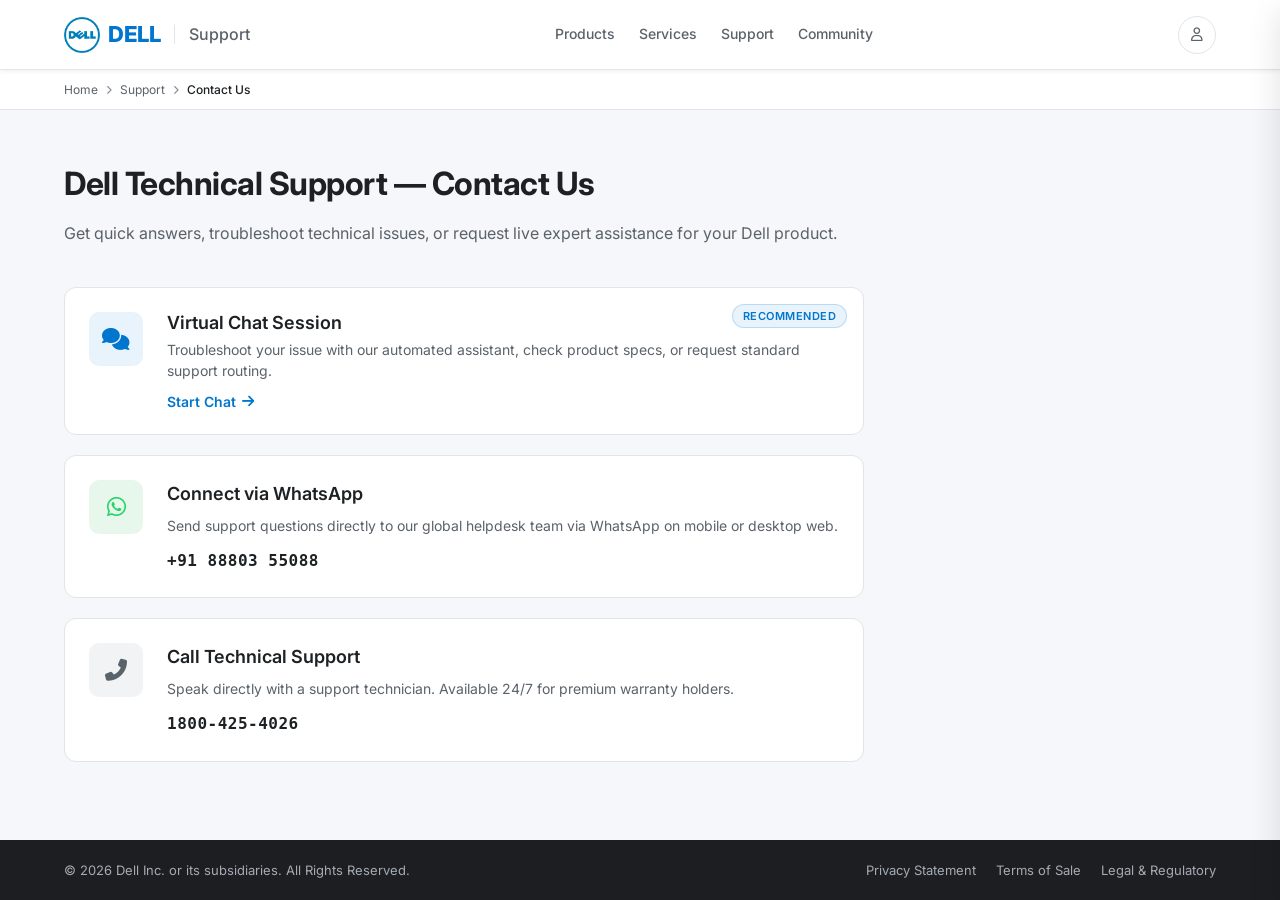
<file: index.html>
<!DOCTYPE html>
<html lang="en">
<head>
  <meta charset="UTF-8">
  <meta name="viewport" content="width=device-width, initial-scale=1.0">
  <title>Dell Technical Support — Contact Us</title>
  
  <!-- Google Fonts: Inter -->
  <link rel="preconnect" href="https://fonts.googleapis.com">
  <link rel="preconnect" href="https://fonts.gstatic.com" crossorigin>
  <link href="https://fonts.googleapis.com/css2?family=Inter:wght@300;400;500;600;700&display=swap" rel="stylesheet">
  
  <!-- FontAwesome Icons for modern corporate portal styling -->
  <link rel="stylesheet" href="https://cdnjs.cloudflare.com/ajax/libs/font-awesome/6.4.0/css/all.min.css" integrity="sha512-iecdLmaskl7CVkqkXNQ/ZH/XLlvWZOJyj7Yy7tcenmpD1ypASozpmT/E0iPtmFIB46ZmdtAc9eNBvH0H/ZpiBw==" crossorigin="anonymous" referrerpolicy="no-referrer" />
  
  <!-- Custom Stylesheets -->
  <link rel="stylesheet" href="style.css">
  
  <!-- Favicon -->
  <link rel="icon" type="image/png" href="Dell_Logo.svg.png">
</head>
<body>

  <!-- Dell Portal Header -->
  <header class="dell-header">
    <div class="header-container">
      <div class="logo-area">
        <!-- Dell Logo Image -->
        <img src="Dell_Logo.svg.png" alt="Dell Logo" class="dell-logo-img" height="36">
        <span class="brand-text">DELL</span>
        <span class="portal-divider">|</span>
        <span class="portal-title">Support</span>
      </div>
      <nav class="header-nav">
        <a href="#" class="nav-link">Products</a>
        <a href="#" class="nav-link">Services</a>
        <a href="#" class="nav-link">Support</a>
        <a href="#" class="nav-link">Community</a>
      </nav>
      <div class="header-user">
        <button class="user-btn" aria-label="User Account">
          <i class="far fa-user"></i>
        </button>
      </div>
    </div>
  </header>

  <!-- Breadcrumbs navigation -->
  <div class="breadcrumbs-container">
    <div class="breadcrumbs">
      <a href="#">Home</a> <i class="fas fa-chevron-right"></i>
      <a href="#">Support</a> <i class="fas fa-chevron-right"></i>
      <span class="current-page">Contact Us</span>
    </div>
  </div>

  <!-- Main Grid Layout -->
  <main class="main-portal-layout">
    <div class="content-container">
      
      <!-- Primary Contact Options Panel -->
      <section class="support-contact-section">
        <h1 class="support-main-heading">Dell Technical Support — Contact Us</h1>
        <p class="support-sub-heading">Get quick answers, troubleshoot technical issues, or request live expert assistance for your Dell product.</p>

        <!-- Vertical Options Card Container -->
        <div class="contact-options-grid">
          
          <!-- Virtual Chat Card (Primary Action) -->
          <button type="button" class="contact-card interactive" id="virtual-chat-btn" aria-haspopup="dialog" aria-expanded="false">
            <div class="card-icon-wrapper chat-icon">
              <i class="fas fa-comments"></i>
            </div>
            <div class="card-details">
              <h2 class="card-title">Virtual Chat Session</h2>
              <p class="card-desc">Troubleshoot your issue with our automated assistant, check product specs, or request standard support routing.</p>
              <span class="card-action-hint">Start Chat <i class="fas fa-arrow-right"></i></span>
            </div>
            <div class="badge-recommended">Recommended</div>
          </button>

          <!-- WhatsApp Connect Card -->
          <div class="contact-card static-text">
            <div class="card-icon-wrapper whatsapp-icon">
              <i class="fab fa-whatsapp"></i>
            </div>
            <div class="card-details">
              <h2 class="card-title">Connect via WhatsApp</h2>
              <p class="card-desc">Send support questions directly to our global helpdesk team via WhatsApp on mobile or desktop web.</p>
              <span class="card-action-hint phone-number">+91 88803 55088</span>
            </div>
          </div>

          <!-- Call Support Card (Static) -->
          <div class="contact-card static-text">
            <div class="card-icon-wrapper phone-icon">
              <i class="fas fa-phone-alt"></i>
            </div>
            <div class="card-details">
              <h2 class="card-title">Call Technical Support</h2>
              <p class="card-desc">Speak directly with a support technician. Available 24/7 for premium warranty holders.</p>
              <span class="card-action-hint phone-number">1800-425-4026</span>
            </div>
          </div>

        </div>
      </section>
      
    </div>

    <!-- Floating Chatbot Panel (Right Panel - Hidden by default) -->
    <aside class="chat-assistant-panel" id="chatPanel" aria-hidden="true" role="dialog" aria-label="Dell Virtual Assistant">
      
      <!-- Chat Header -->
      <div class="chat-header">
        <div class="agent-info">
          <div class="avatar-wrapper">
            <i class="fas fa-headset"></i>
            <span class="status-indicator online"></span>
          </div>
          <div class="agent-details">
            <h3 class="agent-name">Dell Virtual Assistant</h3>
            <span class="agent-status">Online</span>
          </div>
        </div>
        <button class="close-chat-btn" id="close-chat-btn" aria-label="Close Chat Window">
          <i class="fas fa-times"></i>
        </button>
      </div>

      <!-- Chat Message Log -->
      <div class="chat-log" id="chatLog">
        <!-- Message bubbles will be dynamically appended here via app.js -->
      </div>

      <!-- Chat Input Area (Controlled dynamically via state) -->
      <div class="chat-input-container" id="chatInputContainer">
        <!-- Inside this container, inputs will be rendered/updated in JS -->
      </div>

    </aside>
  </main>

  <!-- Footer Section -->
  <footer class="dell-footer">
    <div class="footer-container">
      <p>&copy; 2026 Dell Inc. or its subsidiaries. All Rights Reserved.</p>
      <div class="footer-links">
        <a href="#">Privacy Statement</a>
        <a href="#">Terms of Sale</a>
        <a href="#">Legal & Regulatory</a>
      </div>
    </div>
  </footer>

  <!-- Application Logic -->
  <script src="app.js?v=2"></script>
</body>
</html>
</file>
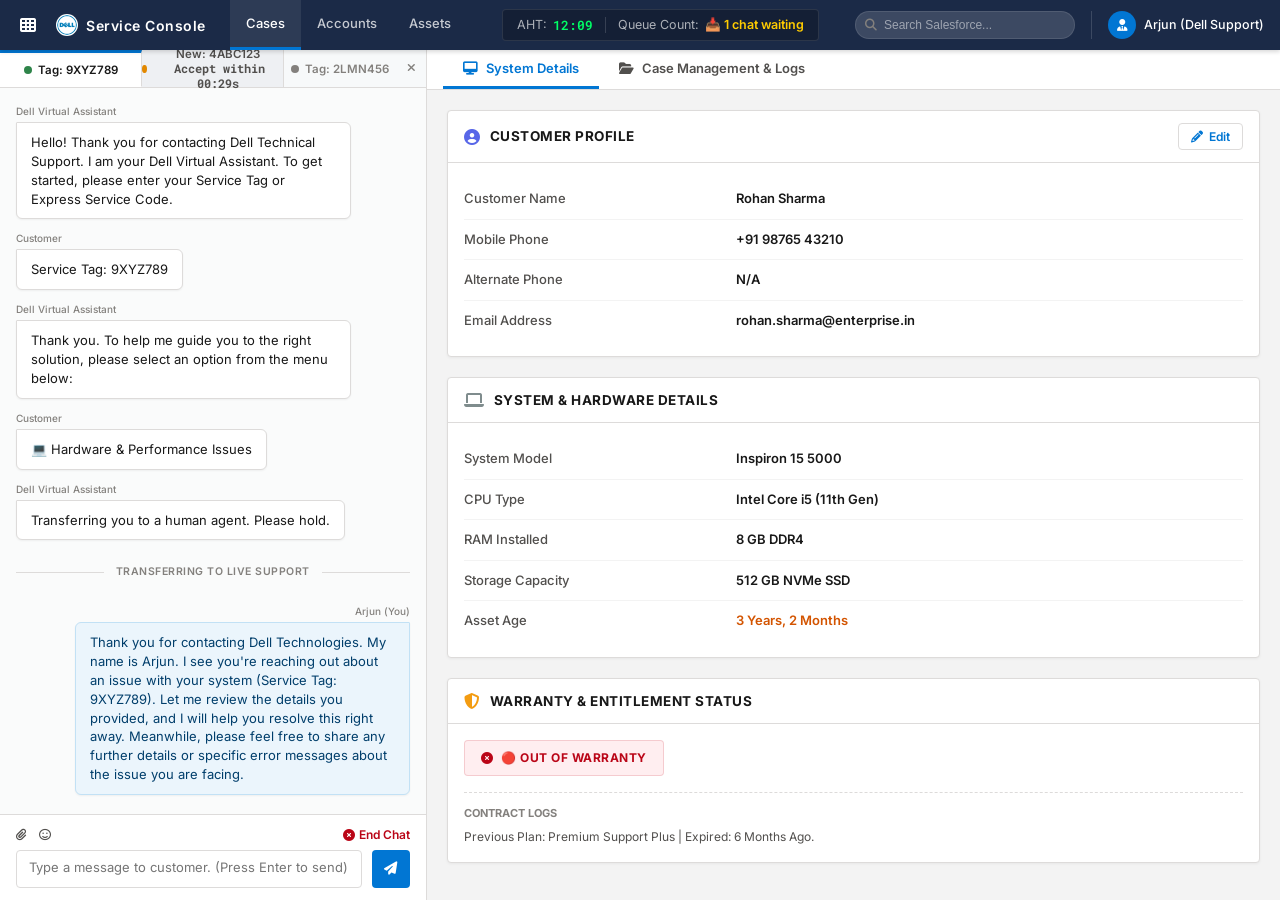
<file: console.html>
<!DOCTYPE html>
<html lang="en">

<head>
  <meta charset="UTF-8">
  <meta name="viewport" content="width=device-width, initial-scale=1.0">
  <title>Salesforce Service Console — Dell support (OOW)</title>

  <!-- Fonts: Inter & Roboto Monospace for statistics -->
  <link rel="preconnect" href="https://fonts.googleapis.com">
  <link rel="preconnect" href="https://fonts.gstatic.com" crossorigin>
  <link
    href="https://fonts.googleapis.com/css2?family=Inter:wght@300;400;500;600;700&family=Roboto+Mono:wght@500;600&display=swap"
    rel="stylesheet">

  <!-- Icons -->
  <link rel="stylesheet" href="https://cdnjs.cloudflare.com/ajax/libs/font-awesome/6.4.0/css/all.min.css"
    integrity="sha512-iecdLmaskl7CVkqkXNQ/ZH/XLlvWZOJyj7Yy7tcenmpD1ypASozpmT/E0iPtmFIB46ZmdtAc9eNBvH0H/ZpiBw=="
    crossorigin="anonymous" referrerpolicy="no-referrer" />

  <!-- Custom Stylesheets -->
  <link rel="stylesheet" href="console.css">

  <!-- Favicon -->
  <link rel="icon" type="image/png" href="Dell_Logo.svg.png">
</head>

<body>

  <!-- Salesforce Utility Global Header -->
  <header class="console-header">
    <div class="header-left">
      <!-- Salesforce launcher grid icon -->
      <div class="slds-launcher" aria-label="App Launcher">
        <i class="fas fa-th"></i>
      </div>
      <div class="slds-logo-area">
        <img src="Dell_Logo.svg.png" alt="Dell Logo" class="brand-logo-img">
        <span class="app-name">Service Console</span>
      </div>
      <nav class="console-nav">
        <div class="nav-item active">Cases</div>
        <div class="nav-item">Accounts</div>
        <div class="nav-item">Assets</div>
      </nav>
    </div>

    <!-- Live KPIs and statistics -->
    <div class="header-center">
      <div class="kpi-panel">
        <div class="kpi-stat">
          <span class="kpi-label">AHT:</span>
          <span class="kpi-value timer-clock" id="aht-clock">00:00</span>
        </div>
        <div class="kpi-divider"></div>
        <div class="kpi-stat">
          <span class="kpi-label">Queue Count:</span>
          <span class="kpi-value text-alert" id="queue-volume">📥 1 chat waiting</span>
        </div>
        <div class="kpi-divider" id="missed-kpi-divider" style="display: none;"></div>
        <div class="kpi-stat" id="missed-kpi-stat" style="display: none;">
          <span class="kpi-label">Missed:</span>
          <span class="kpi-value" id="missed-count" style="color: #ff3b30; font-weight: 600;">⚠️ 1 missed</span>
        </div>
      </div>
    </div>

    <div class="header-right">
      <div class="search-box">
        <i class="fas fa-search search-icon"></i>
        <input type="text" placeholder="Search Salesforce..." class="search-input">
      </div>
      <div class="user-profile">
        <div class="avatar-bg">
          <i class="fas fa-user-tie"></i>
        </div>
        <span class="user-name">Arjun (Dell Support)</span>
      </div>
    </div>
  </header>

  <!-- Split Screen Workspace Container -->
  <main class="console-workspace">

    <!-- LEFT PANEL: Unified Chat Console (1/3 Width) -->
    <section class="chat-console-sidebar" aria-label="Chat Interaction Console">

      <!-- Session Navigation Tabs -->
      <div class="session-tabs-bar" role="tablist" aria-label="Customer Sessions">

        <!-- Active Session Tab -->
        <button type="button" class="session-tab active" id="tab-session-active" role="tab" aria-selected="true"
          aria-controls="chat-content-active">
          <span class="status-dot active"></span>
          <span class="tab-label" id="tab-label-active">Tag: 9XYZ789</span>
        </button>

        <!-- Flashing Incoming SLA Tab -->
        <button type="button" class="session-tab incoming-alert-flashing" id="tab-session-incoming" role="tab"
          aria-selected="false" aria-controls="chat-content-incoming">
          <span class="status-dot warning"></span>
          <span class="tab-label" id="tab-label-incoming">New: 4ABC123 <span class="countdown-timer"
              id="incoming-sla-countdown">(30s)</span></span>
        </button>

        <!-- Ended/Closed Session Tab -->
        <button type="button" class="session-tab ended" id="tab-session-ended" role="tab" aria-selected="false"
          aria-controls="chat-content-ended">
          <span class="status-dot muted"></span>
          <span class="tab-label">Tag: 2LMN456</span>
          <span class="close-tab-icon" id="close-ended-tab-btn" title="Close Tab"><i class="fas fa-times"></i></span>
        </button>


      </div>

      <!-- Chat Conversation Log Display -->
      <div class="chat-history-log" id="chat-history-log">
        <!-- Dynanically populated chat log based on selection -->
      </div>

      <!-- Agent Response Input Console Area -->
      <div class="agent-input-container">
        <div class="input-actions-bar" style="display: flex; justify-content: space-between; align-items: center;">
          <div style="display: flex; gap: 12px;">
            <button type="button" class="action-btn" title="Attach Document"><i class="fas fa-paperclip"></i></button>
            <button type="button" class="action-btn" title="Insert Emoji"><i class="far fa-smile"></i></button>
          </div>
          <button type="button" class="action-btn end-chat-action-btn" id="end-chat-btn" title="End Chat" disabled>
            <i class="fas fa-times-circle"></i> End Chat
          </button>
        </div>
        <div class="input-form-row">
          <textarea class="agent-textarea" id="agent-chat-textarea"
            placeholder="Type a message to customer... (Press Enter to send)" disabled></textarea>
          <button type="button" class="agent-send-btn" id="agent-send-btn" aria-label="Send Message" disabled>
            <i class="fas fa-paper-plane"></i>
          </button>
        </div>
      </div>

    </section>

    <!-- RIGHT PANEL: Dual-Mode CRM Workspace (2/3 Width) -->
    <section class="crm-workspace-main" aria-label="CRM Workspace Details">

      <!-- Workspace Sub-Tabs (System Details vs Case Logs) -->
      <div class="workspace-tabs-header">
        <button type="button" class="workspace-tab-btn active" id="subtab-system-details" aria-selected="true">
          <i class="fas fa-desktop icon-spacer"></i> System Details
        </button>
        <button type="button" class="workspace-tab-btn" id="subtab-case-management" aria-selected="false">
          <i class="fas fa-folder-open icon-spacer"></i> Case Management &amp; Logs
        </button>
      </div>

      <!-- Scrollable Panels Container -->
      <div class="workspace-panels-body">

        <!-- Panel 1: Mode Tab A - System Details (Visible by default) -->
        <div class="workspace-panel-view active" id="panel-system-details">

          <!-- Grid of Details Cards -->
          <div class="details-cards-grid">

            <!-- Card 1: Customer Profile -->
            <div class="slds-card">
              <div class="slds-card-header" style="justify-content: space-between;">
                <div style="display: flex; align-items: center; gap: 10px;">
                  <i class="fas fa-user-circle header-icon customer-blue"></i>
                  <h3 class="card-title">Customer Profile</h3>
                </div>
                <button type="button" class="slds-card-header-action-btn" id="edit-profile-btn"
                  aria-label="Edit Profile">
                  <i class="fas fa-pencil-alt"></i> Edit
                </button>
              </div>
              <div class="slds-card-body">
                <table class="crm-table">
                  <tr>
                    <td class="cell-label">Customer Name</td>
                    <td class="cell-value" id="crm-cust-name">-</td>
                  </tr>
                  <tr>
                    <td class="cell-label">Mobile Phone</td>
                    <td class="cell-value" id="crm-cust-mobile">-</td>
                  </tr>
                  <tr>
                    <td class="cell-label">Alternate Phone</td>
                    <td class="cell-value" id="crm-cust-altphone">-</td>
                  </tr>
                  <tr>
                    <td class="cell-label">Email Address</td>
                    <td class="cell-value" id="crm-cust-email">-</td>
                  </tr>
                </table>
              </div>
            </div>

            <!-- Card 2: System Specifications -->
            <div class="slds-card">
              <div class="slds-card-header">
                <i class="fas fa-laptop header-icon hardware-gray"></i>
                <h3 class="card-title">System &amp; Hardware Details</h3>
              </div>
              <div class="slds-card-body">
                <table class="crm-table">
                  <tr>
                    <td class="cell-label">System Model</td>
                    <td class="cell-value" id="crm-sys-model">-</td>
                  </tr>
                  <tr>
                    <td class="cell-label">CPU Type</td>
                    <td class="cell-value" id="crm-sys-cpu">-</td>
                  </tr>
                  <tr>
                    <td class="cell-label">RAM Installed</td>
                    <td class="cell-value" id="crm-sys-ram">-</td>
                  </tr>
                  <tr>
                    <td class="cell-label">Storage Capacity</td>
                    <td class="cell-value" id="crm-sys-storage">-</td>
                  </tr>
                  <tr>
                    <td class="cell-label">Asset Age</td>
                    <td class="cell-value asset-age-highlight" id="crm-sys-age">-</td>
                  </tr>
                </table>
              </div>
            </div>

            <!-- Card 3: Entitlement & Warranty (Strictly isolated status badge) -->
            <div class="slds-card warranty-card">
              <div class="slds-card-header">
                <i class="fas fa-shield-alt header-icon warranty-orange"></i>
                <h3 class="card-title">Warranty &amp; Entitlement Status</h3>
              </div>
              <div class="slds-card-body">
                <div class="warranty-status-badge-container">
                  <span class="oow-badge" id="crm-warranty-badge">
                    <i class="fas fa-times-circle"></i> OUT OF WARRANTY
                  </span>
                </div>
                <div class="warranty-history-log">
                  <h4 class="small-header">Contract Logs</h4>
                  <p class="history-log-text" id="crm-warranty-history">-</p>
                </div>
              </div>
            </div>

          </div>

        </div>

        <!-- Panel 2: Mode Tab B - Case Management & Logs (Hidden by default) -->
        <div class="workspace-panel-view" id="panel-case-management">

          <div class="case-management-split">

            <!-- Case Metadata Summary Card -->
            <div class="slds-card case-summary-card">
              <div class="slds-card-header">
                <i class="fas fa-info-circle header-icon"></i>
                <h3 class="card-title">Case Metadata</h3>
              </div>
              <div class="slds-card-body">
                <table class="crm-table">
                  <tr>
                    <td class="cell-label">Case ID</td>
                    <td class="cell-value" id="case-id">-</td>
                  </tr>
                  <tr>
                    <td class="cell-label">Date Created</td>
                    <td class="cell-value" id="case-created">-</td>
                  </tr>
                  <tr>
                    <td class="cell-label">Origin Channel</td>
                    <td class="cell-value" id="case-origin">-</td>
                  </tr>
                  <tr>
                    <td class="cell-label">Current Status</td>
                    <td class="cell-value"><span class="slds-status-badge open" id="case-status">-</span></td>
                  </tr>
                </table>
              </div>
            </div>

            <!-- Case Action Notes Adder -->
            <div class="slds-card notes-adder-card">
              <div class="slds-card-header">
                <i class="far fa-edit header-icon"></i>
                <h3 class="card-title">Add Workspace Notes</h3>
              </div>
              <div class="slds-card-body">
                <div class="notes-input-wrapper">
                  <textarea class="notes-textarea" id="notes-textarea"
                    placeholder="Type case updates or call notes..."></textarea>
                  <button type="button" class="notes-submit-btn" id="notes-submit-btn">
                    <i class="fas fa-plus"></i> Add Note to Timeline
                  </button>
                </div>
              </div>
            </div>

            <!-- Send Email Card -->
            <div class="slds-card email-sender-card">
              <div class="slds-card-header">
                <i class="far fa-envelope header-icon"></i>
                <h3 class="card-title">Send Email</h3>
              </div>
              <div class="slds-card-body">
                <div class="email-input-wrapper">
                  <div class="email-field-row">
                    <label for="email-to-input" class="email-field-label">To:</label>
                    <input type="email" id="email-to-input" class="email-text-input"
                      placeholder="recipient@example.com">
                  </div>
                  <div class="email-field-row">
                    <label for="email-subject-input" class="email-field-label">Subject:</label>
                    <input type="text" id="email-subject-input" class="email-text-input" placeholder="Enter subject...">
                  </div>
                  <textarea class="email-body-textarea" id="email-body-textarea"
                    placeholder="Type email message body here..."></textarea>
                  <button type="button" class="email-send-action-btn" id="email-send-btn">
                    <i class="fas fa-paper-plane"></i> Send Email
                  </button>
                </div>
              </div>
            </div>

            <!-- Timeline of Case Logs & Event Auditing -->
            <div class="slds-card timeline-card">
              <div class="slds-card-header">
                <i class="fas fa-history header-icon"></i>
                <h3 class="card-title">Interactive Case History Timeline</h3>
              </div>
              <div class="slds-card-body">
                <div class="timeline-container" id="timeline-log-list">
                  <!-- System activities and timeline notes will render here -->
                </div>
              </div>
            </div>

          </div>

        </div>

      </div>

    </section>

    <!-- Placeholder: No Active Chat -->
    <div class="no-chat-placeholder-container" id="no-chat-placeholder" style="display: none;">
      <img src="no_chat.png" alt="No Active Chat" class="no-chat-image">
      <h2 class="no-chat-title">No Active Chat</h2>
      <p class="no-chat-subtext">Incoming customer requests will appear here.</p>
    </div>
  </main>

  <!-- Dynamic Accept Prompt Overlay (SLA Interaction) -->
  <div class="accept-overlay" id="incoming-accept-overlay">
    <div class="accept-card">
      <div class="accept-icon-wrapper">
        <i class="fas fa-headset pulse-icon"></i>
      </div>
      <h2 class="accept-title">Incoming Support Request</h2>
      <p class="accept-desc">A customer is requesting live agent routing. You must accept within the SLA time limit.</p>
      <div class="accept-tag-info">
        <span class="accept-tag-label">Service Tag:</span>
        <span class="accept-tag-value">4ABC123</span>
      </div>
      <div class="accept-sla-clock">
        Time Remaining: <span class="sla-timer-text" id="overlay-timer">30s</span>
      </div>
      <button type="button" class="accept-btn" id="accept-chat-action-btn">
        <i class="fas fa-check icon-spacer"></i> Accept Chat Session
      </button>
    </div>
  </div>

  <!-- Toast Notification Container -->
  <div class="toast-container" id="toast-container"></div>

  <!-- End Chat Confirmation Modal -->
  <div class="accept-overlay" id="end-chat-modal">
    <div class="accept-card" style="border-top-color: var(--sf-color-alert-red);">
      <div class="accept-icon-wrapper"
        style="background-color: var(--sf-color-alert-red-bg); color: var(--sf-color-alert-red);">
        <i class="fas fa-exclamation-triangle"></i>
      </div>
      <h2 class="accept-title">End Chat Session?</h2>
      <p class="accept-desc">Are you sure you want to end this active chat session? This action cannot be undone.</p>
      <div style="display: flex; gap: 12px; width: 100%; margin-top: 16px;">
        <button type="button" class="accept-btn" id="confirm-end-chat-btn"
          style="background-color: var(--sf-color-alert-red); flex: 1; box-shadow: 0 2px 4px rgba(186, 5, 23, 0.2);">End
          Chat</button>
        <button type="button" class="notes-submit-btn" id="cancel-end-chat-btn"
          style="flex: 1; justify-content: center; height: auto; align-self: stretch; padding: 0;">Cancel</button>
      </div>
    </div>
  </div>



  <!-- Custom scripts -->
  <script src="console.js?v=10"></script>
</body>

</html>
</file>
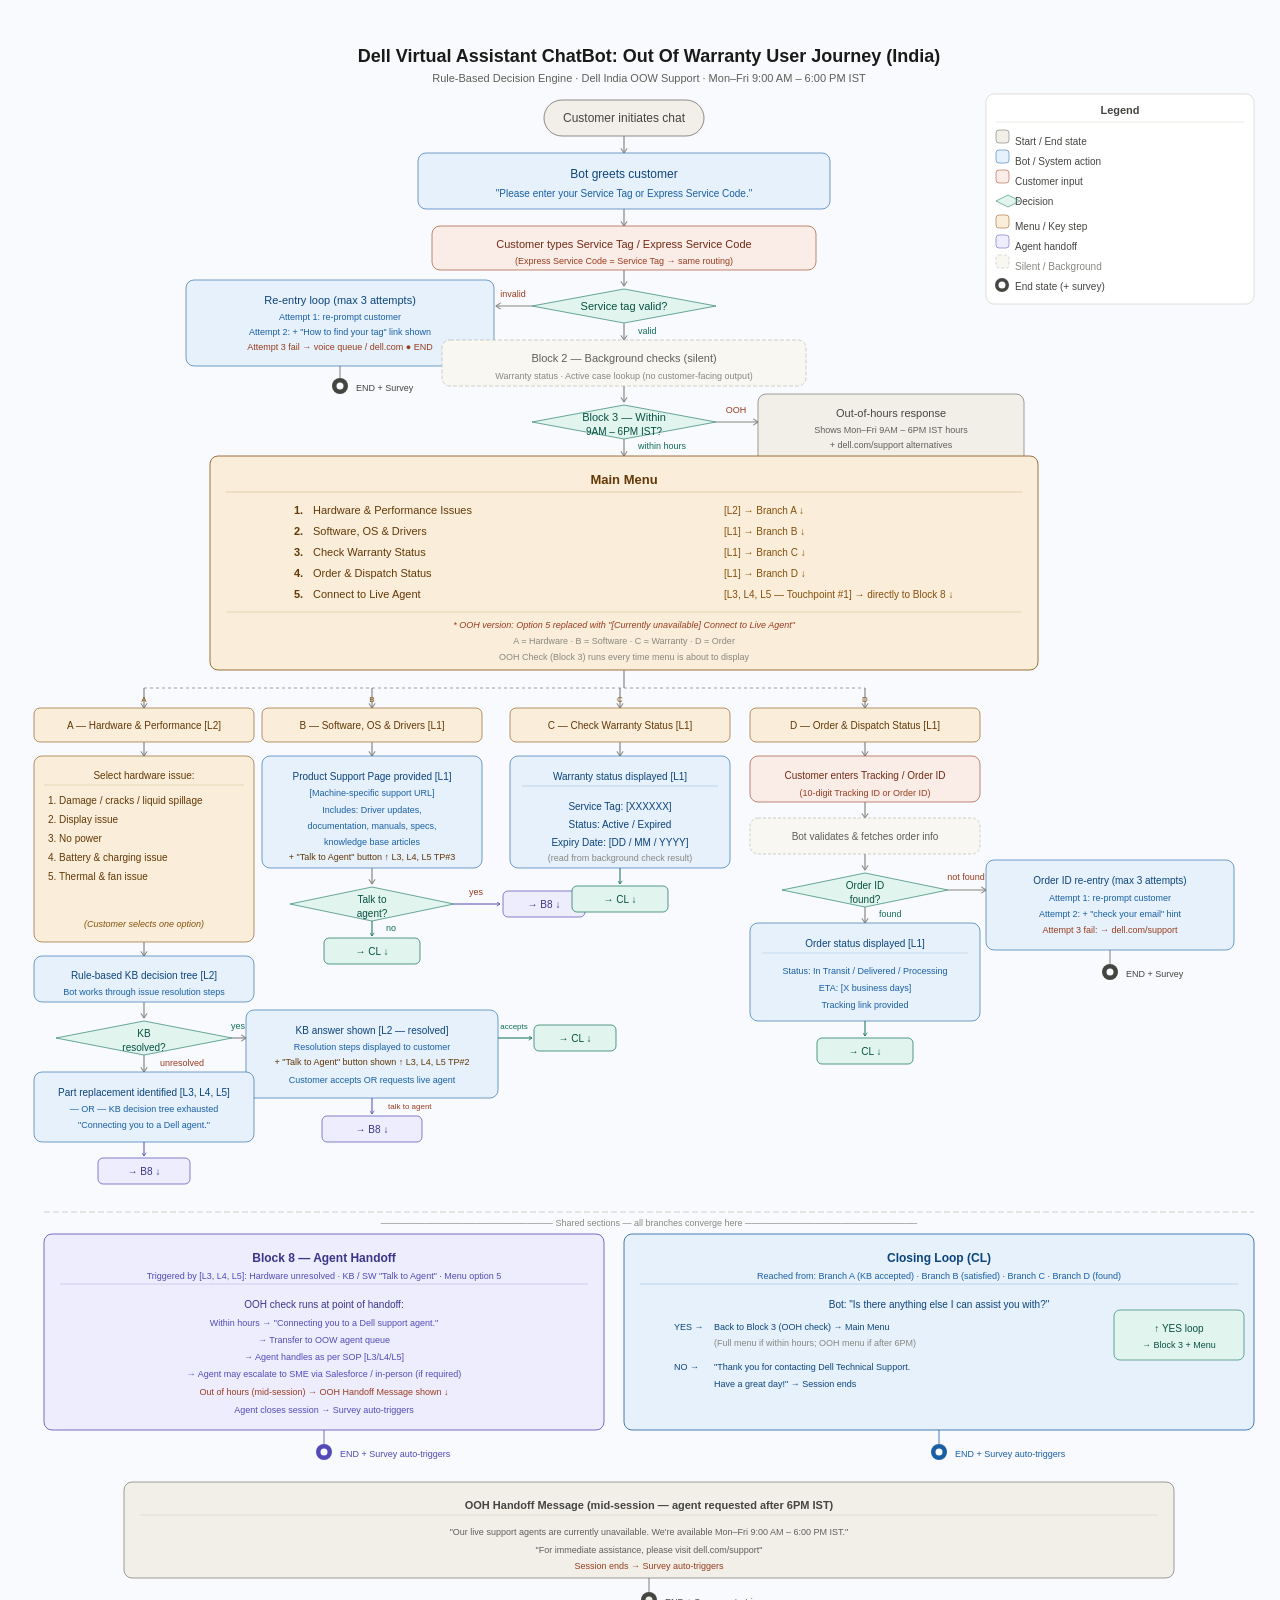
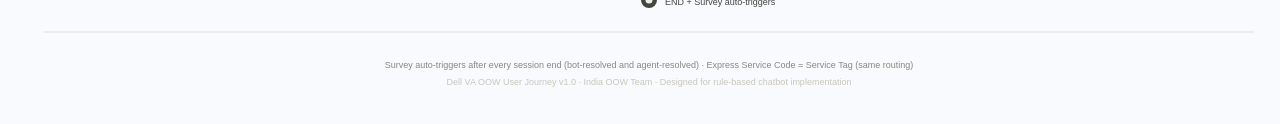
<file: flowchart.html>
<!DOCTYPE html>
<html lang="en">

<head>
    <meta charset="UTF-8">
    <title>Dell VA — OOW User Journey (India)</title>
    <style>
        body {
            margin: 0;
            background: #F8FAFD;
            font-family: Arial, sans-serif;
        }

        .wrap {
            padding: 24px;
            overflow: auto;
            display: inline-block;
            min-width: 100%;
            box-sizing: border-box;
        }

        h1 {
            font-size: 13px;
            color: #5F5E5A;
            margin: 0 0 8px 0;
            font-weight: normal;
            letter-spacing: 0.03em;
        }
    </style>
</head>

<body>
    <div class="wrap">
        <h1></h1>
        <svg xmlns="http://www.w3.org/2000/svg" width="1880" height="1660" viewBox="0 0 1880 1660">
            <defs>
                <marker id="arr" viewBox="0 0 10 10" refX="8" refY="5" markerWidth="6" markerHeight="6"
                    orient="auto-start-reverse">
                    <path d="M2 1L8 5L2 9" fill="none" stroke="context-stroke" stroke-width="1.5" stroke-linecap="round"
                        stroke-linejoin="round" />
                </marker>
                <marker id="arr-b" viewBox="0 0 10 10" refX="8" refY="5" markerWidth="5" markerHeight="5"
                    orient="auto-start-reverse">
                    <path d="M2 1L8 5L2 9" fill="none" stroke="#534AB7" stroke-width="1.5" stroke-linecap="round"
                        stroke-linejoin="round" />
                </marker>
                <marker id="arr-g" viewBox="0 0 10 10" refX="8" refY="5" markerWidth="5" markerHeight="5"
                    orient="auto-start-reverse">
                    <path d="M2 1L8 5L2 9" fill="none" stroke="#0F6E56" stroke-width="1.5" stroke-linecap="round"
                        stroke-linejoin="round" />
                </marker>
            </defs>

            <!-- PAGE BACKGROUND -->
            <rect width="1880" height="1660" fill="#F8FAFD" />

            <!-- ═══════════ TITLE ═══════════ -->
            <text x="625" y="30" text-anchor="middle" font-size="18" font-weight="bold" fill="#1A1A18"
                font-family="Arial">Dell Virtual Assistant ChatBot: Out Of Warranty User Journey (India)</text>
            <text x="625" y="50" text-anchor="middle" font-size="11" fill="#5F5E5A" font-family="Arial">Rule-Based
                Decision Engine · Dell India OOW Support · Mon–Fri 9:00 AM – 6:00 PM IST</text>

            <!-- ═══════════ LEGEND ═══════════ -->
            <rect x="962" y="62" width="268" height="210" rx="8" fill="white" stroke="#D3D1C7" stroke-width="0.7" />
            <text x="1096" y="82" text-anchor="middle" font-size="11" font-weight="bold" fill="#444441"
                font-family="Arial">Legend</text>
            <line x1="972" y1="90" x2="1220" y2="90" stroke="#D3D1C7" stroke-width="0.5" />
            <rect x="972" y="98" width="13" height="13" rx="3" fill="#F1EFE8" stroke="#5F5E5A" stroke-width="0.5" />
            <text x="991" y="109" dominant-baseline="central" font-size="10" fill="#444441" font-family="Arial">Start /
                End state</text>
            <rect x="972" y="118" width="13" height="13" rx="3" fill="#E6F1FB" stroke="#185FA5" stroke-width="0.5" />
            <text x="991" y="129" dominant-baseline="central" font-size="10" fill="#444441" font-family="Arial">Bot /
                System action</text>
            <rect x="972" y="138" width="13" height="13" rx="3" fill="#FAECE7" stroke="#993C1D" stroke-width="0.5" />
            <text x="991" y="149" dominant-baseline="central" font-size="10" fill="#444441" font-family="Arial">Customer
                input</text>
            <polygon points="984,163 996,169 984,175 972,169" fill="#E1F5EE" stroke="#0F6E56" stroke-width="0.5" />
            <text x="991" y="169" dominant-baseline="central" font-size="10" fill="#444441"
                font-family="Arial">Decision</text>
            <rect x="972" y="183" width="13" height="13" rx="3" fill="#FAEEDA" stroke="#854F0B" stroke-width="0.5" />
            <text x="991" y="194" dominant-baseline="central" font-size="10" fill="#444441" font-family="Arial">Menu /
                Key step</text>
            <rect x="972" y="203" width="13" height="13" rx="3" fill="#EEEDFE" stroke="#534AB7" stroke-width="0.5" />
            <text x="991" y="214" dominant-baseline="central" font-size="10" fill="#444441" font-family="Arial">Agent
                handoff</text>
            <rect x="972" y="223" width="13" height="13" rx="3" fill="#F8F7F2" stroke="#B4B2A9" stroke-width="0.5"
                stroke-dasharray="3 2" />
            <text x="991" y="234" dominant-baseline="central" font-size="10" fill="#888780" font-family="Arial">Silent /
                Background</text>
            <circle cx="978" cy="253" r="7" fill="#444441" />
            <circle cx="978" cy="253" r="3.5" fill="#F8FAFD" />
            <text x="991" y="254" dominant-baseline="central" font-size="10" fill="#444441" font-family="Arial">End
                state (+ survey)</text>

            <!-- ═══════════ SUPPORT LEVELS TABLE ═══════════ -->
            <rect x="1260" y="62" width="600" height="470" rx="8" fill="white" stroke="#D3D1C7" stroke-width="0.7" />
            <text x="1276" y="84" font-size="13" font-weight="bold" fill="#1A1A18" font-family="Arial">Support levels —
                L1 to L5</text>

            <!-- Header Row -->
            <rect x="1261" y="98" width="598" height="28" fill="#F3F4F6" />
            <text x="1276" y="112" dominant-baseline="central" font-size="10" font-weight="bold" fill="#4B5563"
                font-family="Arial">Level</text>
            <text x="1340" y="112" dominant-baseline="central" font-size="10" font-weight="bold" fill="#4B5563"
                font-family="Arial">Name</text>
            <text x="1460" y="112" dominant-baseline="central" font-size="10" font-weight="bold" fill="#4B5563"
                font-family="Arial">Who handles</text>
            <text x="1570" y="112" dominant-baseline="central" font-size="10" font-weight="bold" fill="#4B5563"
                font-family="Arial">Covers</text>

            <!-- Separator below header -->
            <line x1="1260" y1="126" x2="1860" y2="126" stroke="#E5E7EB" stroke-width="0.8" />

            <!-- Row 1: L1 -->
            <rect x="1275" y="138" width="30" height="18" rx="4" fill="#E6F1FB" stroke="#185FA5" stroke-width="0.5" />
            <text x="1290" y="147" text-anchor="middle" dominant-baseline="central" font-size="9" font-weight="bold"
                fill="#185FA5" font-family="Arial">L1</text>

            <text x="1340" y="140" font-size="10" font-weight="bold" fill="#1A1A18" font-family="Arial">Automated</text>
            <text x="1340" y="154" font-size="10" font-weight="bold" fill="#1A1A18" font-family="Arial">lookup</text>

            <text x="1460" y="147" dominant-baseline="central" font-size="10" fill="#4B5563" font-family="Arial">Bot
                only</text>

            <text x="1570" y="140" font-size="10" fill="#374151" font-family="Arial">Warranty status · Order tracking
                ·</text>
            <text x="1570" y="154" font-size="10" fill="#374151" font-family="Arial">Software redirect to
                Dell.com</text>

            <line x1="1260" y1="172" x2="1860" y2="172" stroke="#E5E7EB" stroke-width="0.5" />

            <!-- Row 2: L2 -->
            <rect x="1275" y="193" width="30" height="18" rx="4" fill="#FAEEDA" stroke="#854F0B" stroke-width="0.5" />
            <text x="1290" y="202" text-anchor="middle" dominant-baseline="central" font-size="9" font-weight="bold"
                fill="#854F0B" font-family="Arial">L2</text>

            <text x="1340" y="195" font-size="10" font-weight="bold" fill="#1A1A18" font-family="Arial">Hardware</text>
            <text x="1340" y="209" font-size="10" font-weight="bold" fill="#1A1A18" font-family="Arial">diagnosis</text>

            <text x="1460" y="195" font-size="10" fill="#4B5563" font-family="Arial">Bot-led →</text>
            <text x="1460" y="209" font-size="10" fill="#4B5563" font-family="Arial">agent closes</text>

            <text x="1570" y="185" font-size="10" fill="#374151" font-family="Arial">Decision tree across top 5
                hardware</text>
            <text x="1570" y="199" font-size="10" fill="#374151" font-family="Arial">faults → resolved, part
                replacement</text>
            <text x="1570" y="213" font-size="10" fill="#374151" font-family="Arial">identified, or tree exhausted →
                L4</text>

            <line x1="1260" y1="233" x2="1860" y2="233" stroke="#E5E7EB" stroke-width="0.5" />

            <!-- Row 3: L3 -->
            <rect x="1275" y="258" width="30" height="18" rx="4" fill="#EEEDFE" stroke="#534AB7" stroke-width="0.5" />
            <text x="1290" y="267" text-anchor="middle" dominant-baseline="central" font-size="9" font-weight="bold"
                fill="#534AB7" font-family="Arial">L3</text>

            <text x="1340" y="260" font-size="10" font-weight="bold" fill="#1A1A18"
                font-family="Arial">Information</text>
            <text x="1340" y="274" font-size="10" font-weight="bold" fill="#1A1A18" font-family="Arial">handoff</text>

            <text x="1460" y="260" font-size="10" fill="#4B5563" font-family="Arial">Human</text>
            <text x="1460" y="274" font-size="10" fill="#4B5563" font-family="Arial">agent</text>

            <text x="1570" y="246" font-size="10" fill="#374151" font-family="Arial">Parts pricing · Parts availability
                ·</text>
            <text x="1570" y="260" font-size="10" fill="#374151" font-family="Arial">Warranty eligibility &amp; pricing
                · Warranty</text>
            <text x="1570" y="274" font-size="10" fill="#374151" font-family="Arial">edge cases · EOL confirmation →
                may</text>
            <text x="1570" y="288" font-size="10" fill="#374151" font-family="Arial">continue into L4</text>

            <line x1="1260" y1="306" x2="1860" y2="306" stroke="#E5E7EB" stroke-width="0.5" />

            <!-- Row 4: L4 -->
            <rect x="1275" y="331" width="30" height="18" rx="4" fill="#E1F5EE" stroke="#0F6E56" stroke-width="0.5" />
            <text x="1290" y="340" text-anchor="middle" dominant-baseline="central" font-size="9" font-weight="bold"
                fill="#0F6E56" font-family="Arial">L4</text>

            <text x="1340" y="333" font-size="10" font-weight="bold" fill="#1A1A18" font-family="Arial">Agent</text>
            <text x="1340" y="347" font-size="10" font-weight="bold" fill="#1A1A18"
                font-family="Arial">resolution</text>

            <text x="1460" y="333" font-size="10" fill="#4B5563" font-family="Arial">Human</text>
            <text x="1460" y="347" font-size="10" fill="#4B5563" font-family="Arial">agent</text>

            <text x="1570" y="319" font-size="10" fill="#374151" font-family="Arial">Verifies case · Logs justification
                ·</text>
            <text x="1570" y="333" font-size="10" fill="#374151" font-family="Arial">Generates quote for part
                replacement.</text>
            <text x="1570" y="347" font-size="10" fill="#374151" font-family="Arial">Arrives from L2, L3 continuation,
                or</text>
            <text x="1570" y="361" font-size="10" fill="#374151" font-family="Arial">exhausted decision tree</text>

            <line x1="1260" y1="379" x2="1860" y2="379" stroke="#E5E7EB" stroke-width="0.5" />

            <!-- Row 5: L5 -->
            <rect x="1275" y="414" width="30" height="18" rx="4" fill="#FAECE7" stroke="#993C1D" stroke-width="0.5" />
            <text x="1290" y="423" text-anchor="middle" dominant-baseline="central" font-size="9" font-weight="bold"
                fill="#993C1D" font-family="Arial">L5</text>

            <text x="1340" y="398" font-size="10" font-weight="bold" fill="#1A1A18" font-family="Arial">Escalation
                &amp;</text>
            <text x="1340" y="412" font-size="10" font-weight="bold" fill="#1A1A18" font-family="Arial">SME</text>
            <text x="1340" y="426" font-size="10" font-weight="bold" fill="#1A1A18"
                font-family="Arial">collaboration</text>

            <text x="1460" y="405" font-size="10" fill="#4B5563" font-family="Arial">Agent →</text>
            <text x="1460" y="419" font-size="10" fill="#4B5563" font-family="Arial">SME</text>

            <text x="1570" y="392" font-size="10" fill="#374151" font-family="Arial">Cases requiring authority or
                expertise</text>
            <text x="1570" y="406" font-size="10" fill="#374151" font-family="Arial">beyond the assigned agent —</text>
            <text x="1570" y="420" font-size="10" fill="#374151" font-family="Arial">escalation need · SME collaboration
                ·</text>
            <text x="1570" y="434" font-size="10" fill="#374151" font-family="Arial">SLA breach risk · Contract disputes
                ·</text>
            <text x="1570" y="448" font-size="10" fill="#374151" font-family="Arial">AM account issues · Parts shortage
                on</text>
            <text x="1570" y="462" font-size="10" fill="#374151" font-family="Arial">confirmed orders · Complex billing
                or</text>
            <text x="1570" y="476" font-size="10" fill="#374151" font-family="Arial">PO discrepancies</text>

            <!-- ═══════════ ABBREVIATIONS SECTION ═══════════ -->
            <rect x="1260" y="556" width="600" height="160" rx="8" fill="white" stroke="#D3D1C7" stroke-width="0.7" />
            <text x="1276" y="578" font-size="12" font-weight="bold" fill="#1A1A18"
                font-family="Arial">Abbreviations</text>
            <line x1="1260" y1="590" x2="1860" y2="590" stroke="#E5E7EB" stroke-width="0.8" />

            <!-- Row 1 -->
            <text x="1276" y="610" font-size="10" font-weight="bold" fill="#4B5563" font-family="Arial">OOW</text>
            <text x="1312" y="610" font-size="10" fill="#374151" font-family="Arial">- Out Of Warranty</text>

            <text x="1470" y="610" font-size="10" font-weight="bold" fill="#4B5563" font-family="Arial">CL</text>
            <text x="1506" y="610" font-size="10" fill="#374151" font-family="Arial">- Closing Loop</text>

            <text x="1664" y="610" font-size="10" font-weight="bold" fill="#4B5563" font-family="Arial">SW</text>
            <text x="1700" y="610" font-size="10" fill="#374151" font-family="Arial">- Software</text>

            <!-- Row 2 -->
            <text x="1276" y="632" font-size="10" font-weight="bold" fill="#4B5563" font-family="Arial">OS</text>
            <text x="1312" y="632" font-size="10" fill="#374151" font-family="Arial">- Operating System</text>

            <text x="1470" y="632" font-size="10" font-weight="bold" fill="#4B5563" font-family="Arial">B8</text>
            <text x="1506" y="632" font-size="10" fill="#374151" font-family="Arial">- Block 8 (Agent Handoff)</text>

            <text x="1664" y="632" font-size="10" font-weight="bold" fill="#4B5563" font-family="Arial">SOP</text>
            <text x="1700" y="632" font-size="10" fill="#374151" font-family="Arial">- Standard Operating
                Procedure</text>

            <!-- Row 3 -->
            <text x="1276" y="654" font-size="10" font-weight="bold" fill="#4B5563" font-family="Arial">OOH</text>
            <text x="1312" y="654" font-size="10" fill="#374151" font-family="Arial">- Out Of Hours</text>

            <text x="1470" y="654" font-size="10" font-weight="bold" fill="#4B5563" font-family="Arial">KB</text>
            <text x="1506" y="654" font-size="10" fill="#374151" font-family="Arial">- Knowledge Base</text>

            <text x="1664" y="654" font-size="10" font-weight="bold" fill="#4B5563" font-family="Arial">SME</text>
            <text x="1700" y="654" font-size="10" fill="#374151" font-family="Arial">- Subject Matter Expert</text>

            <!-- Row 4 -->
            <text x="1276" y="676" font-size="10" font-weight="bold" fill="#4B5563" font-family="Arial">TP</text>
            <text x="1312" y="676" font-size="10" fill="#374151" font-family="Arial">- Touchpoint</text>

            <text x="1470" y="676" font-size="10" font-weight="bold" fill="#4B5563" font-family="Arial">SLA</text>
            <text x="1506" y="676" font-size="10" fill="#374151" font-family="Arial">- Service Level Agreement</text>

            <text x="1664" y="676" font-size="10" font-weight="bold" fill="#4B5563" font-family="Arial">PO</text>
            <text x="1700" y="676" font-size="10" fill="#374151" font-family="Arial">- Purchase Order</text>

            <!-- Row 5 -->
            <text x="1276" y="698" font-size="10" font-weight="bold" fill="#4B5563" font-family="Arial">EOL</text>
            <text x="1312" y="698" font-size="10" fill="#374151" font-family="Arial">- End of Life</text>




            <!-- ═══════════════════════════════════════════════════ -->
            <!--  MAIN SPINE   cx = 600                            -->
            <!-- ═══════════════════════════════════════════════════ -->

            <!-- START -->
            <rect x="520" y="68" width="160" height="36" rx="18" fill="#F1EFE8" stroke="#5F5E5A" stroke-width="0.7" />
            <text x="600" y="86" text-anchor="middle" dominant-baseline="central" font-size="12" fill="#444441"
                font-family="Arial">Customer initiates chat</text>

            <line x1="600" y1="104" x2="600" y2="121" stroke="#888780" stroke-width="1.2" marker-end="url(#arr)" />

            <!-- BOT GREETS -->
            <rect x="394" y="121" width="412" height="56" rx="8" fill="#E6F1FB" stroke="#185FA5" stroke-width="0.6" />
            <text x="600" y="142" text-anchor="middle" dominant-baseline="central" font-size="12" font-weight="500"
                fill="#0C447C" font-family="Arial">Bot greets customer</text>
            <text x="600" y="161" text-anchor="middle" dominant-baseline="central" font-size="10" fill="#185FA5"
                font-family="Arial">"Please enter your Service Tag or Express Service Code."</text>

            <line x1="600" y1="177" x2="600" y2="194" stroke="#888780" stroke-width="1.2" marker-end="url(#arr)" />

            <!-- CUSTOMER ENTERS TAG [coral] -->
            <rect x="408" y="194" width="384" height="44" rx="8" fill="#FAECE7" stroke="#993C1D" stroke-width="0.6" />
            <text x="600" y="212" text-anchor="middle" dominant-baseline="central" font-size="11" font-weight="500"
                fill="#712B13" font-family="Arial">Customer types Service Tag / Express Service Code</text>
            <text x="600" y="229" text-anchor="middle" dominant-baseline="central" font-size="9" fill="#993C1D"
                font-family="Arial">(Express Service Code = Service Tag → same routing)</text>

            <line x1="600" y1="238" x2="600" y2="254" stroke="#888780" stroke-width="1.2" marker-end="url(#arr)" />

            <!-- DECISION: Tag valid? cy=274 -->
            <polygon points="600,257 692,274 600,291 508,274" fill="#E1F5EE" stroke="#0F6E56" stroke-width="0.6" />
            <text x="600" y="274" text-anchor="middle" dominant-baseline="central" font-size="11" font-weight="500"
                fill="#085041" font-family="Arial">Service tag valid?</text>

            <!-- invalid → LEFT to RETRY (cx=310) -->
            <line x1="508" y1="274" x2="472" y2="274" stroke="#888780" stroke-width="1.2" marker-end="url(#arr)" />
            <text x="489" y="265" text-anchor="middle" font-size="9" fill="#993C1D" font-family="Arial">invalid</text>

            <!-- RETRY BOX [x=162-470, cx=316] -->
            <rect x="162" y="248" width="308" height="86" rx="8" fill="#E6F1FB" stroke="#185FA5" stroke-width="0.6" />
            <text x="316" y="268" text-anchor="middle" dominant-baseline="central" font-size="11" font-weight="500"
                fill="#0C447C" font-family="Arial">Re-entry loop (max 3 attempts)</text>
            <text x="316" y="285" text-anchor="middle" dominant-baseline="central" font-size="9" fill="#185FA5"
                font-family="Arial">Attempt 1: re-prompt customer</text>
            <text x="316" y="300" text-anchor="middle" dominant-baseline="central" font-size="9" fill="#185FA5"
                font-family="Arial">Attempt 2: + "How to find your tag" link shown</text>
            <text x="316" y="315" text-anchor="middle" dominant-baseline="central" font-size="9" fill="#993C1D"
                font-family="Arial">Attempt 3 fail → voice queue / dell.com ● END</text>

            <line x1="316" y1="334" x2="316" y2="346" stroke="#5F5E5A" stroke-width="0.8" />
            <circle cx="316" cy="354" r="8" fill="#444441" />
            <circle cx="316" cy="354" r="3.5" fill="#F8FAFD" />
            <text x="332" y="359" font-size="9" fill="#444441" font-family="Arial">END + Survey</text>

            <!-- valid → DOWN -->
            <line x1="600" y1="291" x2="600" y2="308" stroke="#888780" stroke-width="1.2" marker-end="url(#arr)" />
            <text x="614" y="302" font-size="9" fill="#0F6E56" font-family="Arial">valid</text>

            <!-- BACKGROUND CHECKS [dashed] -->
            <rect x="418" y="308" width="364" height="46" rx="8" fill="#F8F7F2" stroke="#B4B2A9" stroke-width="0.6"
                stroke-dasharray="4 2" />
            <text x="600" y="326" text-anchor="middle" dominant-baseline="central" font-size="11" font-weight="500"
                fill="#5F5E5A" font-family="Arial">Block 2 — Background checks (silent)</text>
            <text x="600" y="344" text-anchor="middle" dominant-baseline="central" font-size="9" fill="#888780"
                font-family="Arial">Warranty status · Active case lookup (no customer-facing output)</text>

            <line x1="600" y1="354" x2="600" y2="370" stroke="#888780" stroke-width="1.2" marker-end="url(#arr)" />

            <!-- DECISION: OOH? cy=390 -->
            <polygon points="600,373 692,390 600,407 508,390" fill="#E1F5EE" stroke="#0F6E56" stroke-width="0.6" />
            <text x="600" y="385" text-anchor="middle" dominant-baseline="central" font-size="11" font-weight="500"
                fill="#085041" font-family="Arial">Block 3 — Within</text>
            <text x="600" y="399" text-anchor="middle" dominant-baseline="central" font-size="10" fill="#085041"
                font-family="Arial">9AM – 6PM IST?</text>

            <!-- OOH → RIGHT (cx=876) -->
            <line x1="692" y1="390" x2="734" y2="390" stroke="#888780" stroke-width="1.2" marker-end="url(#arr)" />
            <text x="712" y="381" text-anchor="middle" font-size="9" fill="#993C1D" font-family="Arial">OOH</text>

            <!-- OOH BOX [x=734-1000, cx=867] -->
            <rect x="734" y="362" width="266" height="82" rx="8" fill="#F1EFE8" stroke="#5F5E5A" stroke-width="0.6" />
            <text x="867" y="381" text-anchor="middle" dominant-baseline="central" font-size="11" font-weight="500"
                fill="#444441" font-family="Arial">Out-of-hours response</text>
            <text x="867" y="398" text-anchor="middle" dominant-baseline="central" font-size="9" fill="#5F5E5A"
                font-family="Arial">Shows Mon–Fri 9AM – 6PM IST hours</text>
            <text x="867" y="413" text-anchor="middle" dominant-baseline="central" font-size="9" fill="#5F5E5A"
                font-family="Arial">+ dell.com/support alternatives</text>
            <text x="867" y="428" text-anchor="middle" dominant-baseline="central" font-size="9" fill="#993C1D"
                font-family="Arial">→ OOH Menu (Option 5 suppressed)</text>
            <text x="867" y="441" text-anchor="middle" font-size="8" fill="#888780" font-family="Arial"
                font-style="italic">Routes to same A–D branches below</text>

            <!-- within hours → DOWN -->
            <line x1="600" y1="407" x2="600" y2="424" stroke="#888780" stroke-width="1.2" marker-end="url(#arr)" />
            <text x="614" y="417" font-size="9" fill="#0F6E56" font-family="Arial">within hours</text>

            <!-- ═══════════════════════════════════════════════════ -->
            <!--  MAIN MENU   x=186-1014  cx=600                  -->
            <!-- ═══════════════════════════════════════════════════ -->

            <rect x="186" y="424" width="828" height="214" rx="8" fill="#FAEEDA" stroke="#854F0B" stroke-width="0.8" />
            <text x="600" y="447" text-anchor="middle" dominant-baseline="central" font-size="13" font-weight="bold"
                fill="#633806" font-family="Arial">Main Menu</text>
            <line x1="202" y1="460" x2="998" y2="460" stroke="#854F0B" stroke-width="0.5" opacity="0.4" />

            <text x="270" y="482" font-size="11" fill="#633806" font-weight="bold" font-family="Arial">1. </text>
            <text x="289" y="482" font-size="11" fill="#633806" font-family="Arial">Hardware &amp; Performance
                Issues</text>
            <text x="700" y="482" font-size="10" fill="#854F0B" font-family="Arial">[L2] → Branch A ↓</text>
            <text x="270" y="503" font-size="11" fill="#633806" font-weight="bold" font-family="Arial">2. </text>
            <text x="289" y="503" font-size="11" fill="#633806" font-family="Arial">Software, OS &amp; Drivers</text>
            <text x="700" y="503" font-size="10" fill="#854F0B" font-family="Arial">[L1] → Branch B ↓</text>
            <text x="270" y="524" font-size="11" fill="#633806" font-weight="bold" font-family="Arial">3. </text>
            <text x="289" y="524" font-size="11" fill="#633806" font-family="Arial">Check Warranty Status</text>
            <text x="700" y="524" font-size="10" fill="#854F0B" font-family="Arial">[L1] → Branch C ↓</text>
            <text x="270" y="545" font-size="11" fill="#633806" font-weight="bold" font-family="Arial">4. </text>
            <text x="289" y="545" font-size="11" fill="#633806" font-family="Arial">Order &amp; Dispatch Status</text>
            <text x="700" y="545" font-size="10" fill="#854F0B" font-family="Arial">[L1] → Branch D ↓</text>
            <text x="270" y="566" font-size="11" fill="#633806" font-weight="bold" font-family="Arial">5. </text>
            <text x="289" y="566" font-size="11" fill="#633806" font-family="Arial">Connect to Live Agent</text>
            <text x="700" y="566" font-size="10" fill="#854F0B" font-family="Arial">[L3, L4, L5 — Touchpoint #1] →
                directly to
                Block 8 ↓</text>

            <line x1="202" y1="580" x2="998" y2="580" stroke="#854F0B" stroke-width="0.4" opacity="0.4" />
            <text x="600" y="596" text-anchor="middle" font-size="9" fill="#993C1D" font-family="Arial"
                font-style="italic">* OOH version: Option 5 replaced with "[Currently unavailable] Connect to Live
                Agent"</text>
            <text x="600" y="612" text-anchor="middle" font-size="9" fill="#888780" font-family="Arial">A = Hardware · B
                = Software · C = Warranty · D = Order</text>
            <text x="600" y="628" text-anchor="middle" font-size="9" fill="#888780" font-family="Arial">OOH Check (Block
                3) runs every time menu is about to display</text>

            <!-- ═══════════════════════════════════════════════════ -->
            <!--  BRANCH ARROWS FROM MENU                          -->
            <!-- Branch centers: A=120, B=348, C=596, D=841        -->
            <!-- ═══════════════════════════════════════════════════ -->

            <!-- Connector from menu bottom (y=638) to horizontal at y=656 -->
            <line x1="600" y1="638" x2="600" y2="656" stroke="#888780" stroke-width="1.2" />

            <!-- Horizontal collector -->
            <line x1="120" y1="656" x2="841" y2="656" stroke="#888780" stroke-width="0.8" stroke-dasharray="3 3" />

            <!-- Vertical drops to branch headers (y=676) -->
            <line x1="120" y1="656" x2="120" y2="676" stroke="#888780" stroke-width="1.2" marker-end="url(#arr)" />
            <line x1="348" y1="656" x2="348" y2="676" stroke="#888780" stroke-width="1.2" marker-end="url(#arr)" />
            <line x1="596" y1="656" x2="596" y2="676" stroke="#888780" stroke-width="1.2" marker-end="url(#arr)" />
            <line x1="841" y1="656" x2="841" y2="676" stroke="#888780" stroke-width="1.2" marker-end="url(#arr)" />

            <!-- Column labels on collector -->
            <text x="120" y="670" text-anchor="middle" font-size="8" fill="#854F0B" font-family="Arial">A</text>
            <text x="348" y="670" text-anchor="middle" font-size="8" fill="#854F0B" font-family="Arial">B</text>
            <text x="596" y="670" text-anchor="middle" font-size="8" fill="#854F0B" font-family="Arial">C</text>
            <text x="841" y="670" text-anchor="middle" font-size="8" fill="#854F0B" font-family="Arial">D</text>


            <!-- ═══════════════════════════════════════════════════ -->
            <!--  BRANCH A: HARDWARE  cx=120  x=10-240            -->
            <!-- ═══════════════════════════════════════════════════ -->

            <!-- A Header -->
            <rect x="10" y="676" width="220" height="34" rx="6" fill="#FAEEDA" stroke="#854F0B" stroke-width="0.6" />
            <text x="120" y="693" text-anchor="middle" dominant-baseline="central" font-size="10" font-weight="500"
                fill="#633806" font-family="Arial">A — Hardware &amp; Performance [L2]</text>

            <line x1="120" y1="710" x2="120" y2="724" stroke="#888780" stroke-width="1.2" marker-end="url(#arr)" />

            <!-- HW SUB-MENU [amber] -->
            <rect x="10" y="724" width="220" height="186" rx="8" fill="#FAEEDA" stroke="#854F0B" stroke-width="0.6" />
            <text x="120" y="743" text-anchor="middle" dominant-baseline="central" font-size="10" font-weight="500"
                fill="#633806" font-family="Arial">Select hardware issue:</text>
            <line x1="20" y1="753" x2="220" y2="753" stroke="#854F0B" stroke-width="0.3" opacity="0.5" />
            <text x="24" y="772" font-size="10" fill="#633806" font-family="Arial">1. Damage / cracks / liquid
                spillage</text>
            <text x="24" y="791" font-size="10" fill="#633806" font-family="Arial">2. Display issue</text>
            <text x="24" y="810" font-size="10" fill="#633806" font-family="Arial">3. No power</text>
            <text x="24" y="829" font-size="10" fill="#633806" font-family="Arial">4. Battery &amp; charging
                issue</text>
            <text x="24" y="848" font-size="10" fill="#633806" font-family="Arial">5. Thermal &amp; fan issue</text>
            <text x="120" y="895" text-anchor="middle" font-size="9" fill="#854F0B" font-family="Arial"
                font-style="italic">(Customer selects one option)</text>

            <line x1="120" y1="910" x2="120" y2="924" stroke="#888780" stroke-width="1.2" marker-end="url(#arr)" />

            <!-- KB DECISION TREE [blue] -->
            <rect x="10" y="924" width="220" height="46" rx="8" fill="#E6F1FB" stroke="#185FA5" stroke-width="0.6" />
            <text x="120" y="943" text-anchor="middle" dominant-baseline="central" font-size="10" font-weight="500"
                fill="#0C447C" font-family="Arial">Rule-based KB decision tree [L2]</text>
            <text x="120" y="960" text-anchor="middle" dominant-baseline="central" font-size="9" fill="#185FA5"
                font-family="Arial">Bot works through issue resolution steps</text>

            <line x1="120" y1="970" x2="120" y2="986" stroke="#888780" stroke-width="1.2" marker-end="url(#arr)" />

            <!-- DECISION: KB resolved? cy=1006 -->
            <polygon points="120,989 208,1006 120,1023 32,1006" fill="#E1F5EE" stroke="#0F6E56" stroke-width="0.6" />
            <text x="120" y="1001" text-anchor="middle" dominant-baseline="central" font-size="10" font-weight="500"
                fill="#085041" font-family="Arial">KB</text>
            <text x="120" y="1015" text-anchor="middle" dominant-baseline="central" font-size="10" font-weight="500"
                fill="#085041" font-family="Arial">resolved?</text>

            <!-- RESOLVED → RIGHT to KB answer box (x=222-476, cx=349) -->
            <line x1="208" y1="1006" x2="222" y2="1006" stroke="#888780" stroke-width="1.2" marker-end="url(#arr)" />
            <text x="214" y="997" text-anchor="middle" font-size="9" fill="#0F6E56" font-family="Arial">yes</text>

            <!-- KB ANSWER BOX [x=222-474, cx=348] -->
            <rect x="222" y="978" width="252" height="88" rx="8" fill="#E6F1FB" stroke="#185FA5" stroke-width="0.6" />
            <text x="348" y="998" text-anchor="middle" dominant-baseline="central" font-size="10" font-weight="500"
                fill="#0C447C" font-family="Arial">KB answer shown [L2 — resolved]</text>
            <text x="348" y="1015" text-anchor="middle" dominant-baseline="central" font-size="9" fill="#185FA5"
                font-family="Arial">Resolution steps displayed to customer</text>
            <text x="348" y="1030" text-anchor="middle" dominant-baseline="central" font-size="9" fill="#633806"
                font-family="Arial">+ "Talk to Agent" button shown ↑ L3, L4, L5 TP#2</text>
            <text x="348" y="1048" text-anchor="middle" dominant-baseline="central" font-size="9" fill="#185FA5"
                font-family="Arial">Customer accepts OR requests live agent</text>

            <!-- KB Accept → CL chip -->
            <line x1="474" y1="1006" x2="508" y2="1006" stroke="#0F6E56" stroke-width="1" marker-end="url(#arr-g)" />
            <text x="490" y="997" text-anchor="middle" font-size="8" fill="#0F6E56" font-family="Arial">accepts</text>
            <rect x="510" y="993" width="82" height="26" rx="5" fill="#E1F5EE" stroke="#0F6E56" stroke-width="0.7" />
            <text x="551" y="1006" text-anchor="middle" dominant-baseline="central" font-size="10" font-weight="500"
                fill="#085041" font-family="Arial">→ CL ↓</text>

            <!-- KB Talk to Agent → B8 chip -->
            <line x1="348" y1="1066" x2="348" y2="1082" stroke="#534AB7" stroke-width="1" marker-end="url(#arr-b)" />
            <text x="364" y="1077" font-size="8" fill="#993C1D" font-family="Arial">talk to agent</text>
            <rect x="298" y="1084" width="100" height="26" rx="5" fill="#EEEDFE" stroke="#534AB7" stroke-width="0.7" />
            <text x="348" y="1097" text-anchor="middle" dominant-baseline="central" font-size="10" font-weight="500"
                fill="#3C3489" font-family="Arial">→ B8 ↓</text>

            <!-- UNRESOLVED → DOWN -->
            <line x1="120" y1="1023" x2="120" y2="1040" stroke="#888780" stroke-width="1.2" marker-end="url(#arr)" />
            <text x="136" y="1034" font-size="9" fill="#993C1D" font-family="Arial">unresolved</text>

            <!-- AGENT MSG (part replace / exhausted) [blue] -->
            <rect x="10" y="1040" width="220" height="70" rx="8" fill="#E6F1FB" stroke="#185FA5" stroke-width="0.6" />
            <text x="120" y="1060" text-anchor="middle" dominant-baseline="central" font-size="10" font-weight="500"
                fill="#0C447C" font-family="Arial">Part replacement identified [L3, L4, L5]</text>
            <text x="120" y="1077" text-anchor="middle" dominant-baseline="central" font-size="9" fill="#185FA5"
                font-family="Arial">— OR — KB decision tree exhausted</text>
            <text x="120" y="1093" text-anchor="middle" dominant-baseline="central" font-size="9" fill="#185FA5"
                font-family="Arial">"Connecting you to a Dell agent."</text>

            <line x1="120" y1="1110" x2="120" y2="1124" stroke="#534AB7" stroke-width="1" marker-end="url(#arr-b)" />
            <rect x="74" y="1126" width="92" height="26" rx="5" fill="#EEEDFE" stroke="#534AB7" stroke-width="0.7" />
            <text x="120" y="1139" text-anchor="middle" dominant-baseline="central" font-size="10" font-weight="500"
                fill="#3C3489" font-family="Arial">→ B8 ↓</text>


            <!-- ═══════════════════════════════════════════════════ -->
            <!--  BRANCH B: SOFTWARE  cx=348  x=238-478           -->
            <!-- ═══════════════════════════════════════════════════ -->

            <!-- B Header -->
            <rect x="238" y="676" width="220" height="34" rx="6" fill="#FAEEDA" stroke="#854F0B" stroke-width="0.6" />
            <text x="348" y="693" text-anchor="middle" dominant-baseline="central" font-size="10" font-weight="500"
                fill="#633806" font-family="Arial">B — Software, OS &amp; Drivers [L1]</text>

            <line x1="348" y1="710" x2="348" y2="724" stroke="#888780" stroke-width="1.2" marker-end="url(#arr)" />

            <!-- PRODUCT SUPPORT PAGE [blue] -->
            <rect x="238" y="724" width="220" height="112" rx="8" fill="#E6F1FB" stroke="#185FA5" stroke-width="0.6" />
            <text x="348" y="744" text-anchor="middle" dominant-baseline="central" font-size="10" font-weight="500"
                fill="#0C447C" font-family="Arial">Product Support Page provided [L1]</text>
            <text x="348" y="761" text-anchor="middle" dominant-baseline="central" font-size="9" fill="#185FA5"
                font-family="Arial">[Machine-specific support URL]</text>
            <text x="348" y="778" text-anchor="middle" dominant-baseline="central" font-size="9" fill="#185FA5"
                font-family="Arial">Includes: Driver updates,</text>
            <text x="348" y="794" text-anchor="middle" dominant-baseline="central" font-size="9" fill="#185FA5"
                font-family="Arial">documentation, manuals, specs,</text>
            <text x="348" y="810" text-anchor="middle" dominant-baseline="central" font-size="9" fill="#185FA5"
                font-family="Arial">knowledge base articles</text>
            <text x="348" y="828" text-anchor="middle" font-size="9" fill="#633806" font-family="Arial">+ "Talk to
                Agent" button ↑ L3, L4, L5 TP#3</text>

            <line x1="348" y1="836" x2="348" y2="852" stroke="#888780" stroke-width="1.2" marker-end="url(#arr)" />

            <!-- DECISION: Talk to agent? cy=872 -->
            <polygon points="348,855 430,872 348,889 266,872" fill="#E1F5EE" stroke="#0F6E56" stroke-width="0.6" />
            <text x="348" y="867" text-anchor="middle" dominant-baseline="central" font-size="10" font-weight="500"
                fill="#085041" font-family="Arial">Talk to</text>
            <text x="348" y="881" text-anchor="middle" dominant-baseline="central" font-size="10" font-weight="500"
                fill="#085041" font-family="Arial">agent?</text>

            <!-- NO → CL -->
            <line x1="348" y1="889" x2="348" y2="904" stroke="#0F6E56" stroke-width="1" marker-end="url(#arr-g)" />
            <text x="362" y="899" font-size="9" fill="#0F6E56" font-family="Arial">no</text>
            <rect x="300" y="906" width="96" height="26" rx="5" fill="#E1F5EE" stroke="#0F6E56" stroke-width="0.7" />
            <text x="348" y="919" text-anchor="middle" dominant-baseline="central" font-size="10" font-weight="500"
                fill="#085041" font-family="Arial">→ CL ↓</text>

            <!-- YES → B8 (right) -->
            <line x1="430" y1="872" x2="476" y2="872" stroke="#534AB7" stroke-width="1" marker-end="url(#arr-b)" />
            <text x="452" y="863" text-anchor="middle" font-size="9" fill="#993C1D" font-family="Arial">yes</text>
            <rect x="479" y="859" width="82" height="26" rx="5" fill="#EEEDFE" stroke="#534AB7" stroke-width="0.7" />
            <text x="520" y="872" text-anchor="middle" dominant-baseline="central" font-size="10" font-weight="500"
                fill="#3C3489" font-family="Arial">→ B8 ↓</text>


            <!-- ═══════════════════════════════════════════════════ -->
            <!--  BRANCH C: WARRANTY  cx=596  x=486-716           -->
            <!-- ═══════════════════════════════════════════════════ -->

            <!-- C Header -->
            <rect x="486" y="676" width="220" height="34" rx="6" fill="#FAEEDA" stroke="#854F0B" stroke-width="0.6" />
            <text x="596" y="693" text-anchor="middle" dominant-baseline="central" font-size="10" font-weight="500"
                fill="#633806" font-family="Arial">C — Check Warranty Status [L1]</text>

            <line x1="596" y1="710" x2="596" y2="724" stroke="#888780" stroke-width="1.2" marker-end="url(#arr)" />

            <!-- WARRANTY STATUS DISPLAY [blue] -->
            <rect x="486" y="724" width="220" height="112" rx="8" fill="#E6F1FB" stroke="#185FA5" stroke-width="0.6" />
            <text x="596" y="744" text-anchor="middle" dominant-baseline="central" font-size="10" font-weight="500"
                fill="#0C447C" font-family="Arial">Warranty status displayed [L1]</text>
            <line x1="498" y1="754" x2="694" y2="754" stroke="#185FA5" stroke-width="0.4" opacity="0.5" />
            <text x="596" y="774" text-anchor="middle" dominant-baseline="central" font-size="10" fill="#0C447C"
                font-family="Arial">Service Tag: [XXXXXX]</text>
            <text x="596" y="792" text-anchor="middle" dominant-baseline="central" font-size="10" fill="#0C447C"
                font-family="Arial">Status: Active / Expired</text>
            <text x="596" y="810" text-anchor="middle" dominant-baseline="central" font-size="10" fill="#0C447C"
                font-family="Arial">Expiry Date: [DD / MM / YYYY]</text>
            <text x="596" y="826" text-anchor="middle" dominant-baseline="central" font-size="9" fill="#888780"
                font-family="Arial">(read from background check result)</text>

            <line x1="596" y1="836" x2="596" y2="852" stroke="#0F6E56" stroke-width="1" marker-end="url(#arr-g)" />
            <rect x="548" y="854" width="96" height="26" rx="5" fill="#E1F5EE" stroke="#0F6E56" stroke-width="0.7" />
            <text x="596" y="867" text-anchor="middle" dominant-baseline="central" font-size="10" font-weight="500"
                fill="#085041" font-family="Arial">→ CL ↓</text>


            <!-- ═══════════════════════════════════════════════════ -->
            <!--  BRANCH D: ORDER  cx=841  x=726-956             -->
            <!-- ═══════════════════════════════════════════════════ -->

            <!-- D Header -->
            <rect x="726" y="676" width="230" height="34" rx="6" fill="#FAEEDA" stroke="#854F0B" stroke-width="0.6" />
            <text x="841" y="693" text-anchor="middle" dominant-baseline="central" font-size="10" font-weight="500"
                fill="#633806" font-family="Arial">D — Order &amp; Dispatch Status [L1]</text>

            <line x1="841" y1="710" x2="841" y2="724" stroke="#888780" stroke-width="1.2" marker-end="url(#arr)" />

            <!-- ENTER ORDER ID [coral] -->
            <rect x="726" y="724" width="230" height="46" rx="8" fill="#FAECE7" stroke="#993C1D" stroke-width="0.6" />
            <text x="841" y="743" text-anchor="middle" dominant-baseline="central" font-size="10" font-weight="500"
                fill="#712B13" font-family="Arial">Customer enters Tracking / Order ID</text>
            <text x="841" y="761" text-anchor="middle" dominant-baseline="central" font-size="9" fill="#993C1D"
                font-family="Arial">(10-digit Tracking ID or Order ID)</text>

            <line x1="841" y1="770" x2="841" y2="786" stroke="#888780" stroke-width="1.2" marker-end="url(#arr)" />

            <!-- BOT FETCHES [dashed] -->
            <rect x="726" y="786" width="230" height="36" rx="8" fill="#F8F7F2" stroke="#B4B2A9" stroke-width="0.6"
                stroke-dasharray="3 2" />
            <text x="841" y="804" text-anchor="middle" dominant-baseline="central" font-size="10" fill="#5F5E5A"
                font-family="Arial">Bot validates &amp; fetches order info</text>

            <line x1="841" y1="822" x2="841" y2="838" stroke="#888780" stroke-width="1.2" marker-end="url(#arr)" />

            <!-- DECISION: ID valid/found? cy=858 -->
            <polygon points="841,841 924,858 841,875 758,858" fill="#E1F5EE" stroke="#0F6E56" stroke-width="0.6" />
            <text x="841" y="853" text-anchor="middle" dominant-baseline="central" font-size="10" font-weight="500"
                fill="#085041" font-family="Arial">Order ID</text>
            <text x="841" y="867" text-anchor="middle" dominant-baseline="central" font-size="10" font-weight="500"
                fill="#085041" font-family="Arial">found?</text>

            <!-- FOUND → DOWN → STATUS -->
            <line x1="841" y1="875" x2="841" y2="891" stroke="#888780" stroke-width="1.2" marker-end="url(#arr)" />
            <text x="855" y="885" font-size="9" fill="#0F6E56" font-family="Arial">found</text>

            <!-- ORDER STATUS [blue] -->
            <rect x="726" y="891" width="230" height="98" rx="8" fill="#E6F1FB" stroke="#185FA5" stroke-width="0.6" />
            <text x="841" y="911" text-anchor="middle" dominant-baseline="central" font-size="10" font-weight="500"
                fill="#0C447C" font-family="Arial">Order status displayed [L1]</text>
            <line x1="738" y1="921" x2="944" y2="921" stroke="#185FA5" stroke-width="0.3" opacity="0.5" />
            <text x="841" y="939" text-anchor="middle" dominant-baseline="central" font-size="9" fill="#185FA5"
                font-family="Arial">Status: In Transit / Delivered / Processing</text>
            <text x="841" y="956" text-anchor="middle" dominant-baseline="central" font-size="9" fill="#185FA5"
                font-family="Arial">ETA: [X business days]</text>
            <text x="841" y="973" text-anchor="middle" dominant-baseline="central" font-size="9" fill="#185FA5"
                font-family="Arial">Tracking link provided</text>

            <line x1="841" y1="989" x2="841" y2="1004" stroke="#0F6E56" stroke-width="1" marker-end="url(#arr-g)" />
            <rect x="793" y="1006" width="96" height="26" rx="5" fill="#E1F5EE" stroke="#0F6E56" stroke-width="0.7" />
            <text x="841" y="1019" text-anchor="middle" dominant-baseline="central" font-size="10" font-weight="500"
                fill="#085041" font-family="Arial">→ CL ↓</text>

            <!-- NOT FOUND → RIGHT → ORDER RETRY -->
            <line x1="924" y1="858" x2="962" y2="858" stroke="#888780" stroke-width="1.2" marker-end="url(#arr)" />
            <text x="942" y="848" text-anchor="middle" font-size="9" fill="#993C1D" font-family="Arial">not found</text>

            <!-- ORDER RETRY BOX [x=962-1210, cx=1086] -->
            <rect x="962" y="828" width="248" height="90" rx="8" fill="#E6F1FB" stroke="#185FA5" stroke-width="0.6" />
            <text x="1086" y="848" text-anchor="middle" dominant-baseline="central" font-size="10" font-weight="500"
                fill="#0C447C" font-family="Arial">Order ID re-entry (max 3 attempts)</text>
            <text x="1086" y="866" text-anchor="middle" dominant-baseline="central" font-size="9" fill="#185FA5"
                font-family="Arial">Attempt 1: re-prompt customer</text>
            <text x="1086" y="882" text-anchor="middle" dominant-baseline="central" font-size="9" fill="#185FA5"
                font-family="Arial">Attempt 2: + "check your email" hint</text>
            <text x="1086" y="898" text-anchor="middle" dominant-baseline="central" font-size="9" fill="#993C1D"
                font-family="Arial">Attempt 3 fail: → dell.com/support</text>

            <line x1="1086" y1="918" x2="1086" y2="932" stroke="#5F5E5A" stroke-width="0.8" />
            <circle cx="1086" cy="940" r="8" fill="#444441" />
            <circle cx="1086" cy="940" r="3.5" fill="#F8FAFD" />
            <text x="1102" y="945" font-size="9" fill="#444441" font-family="Arial">END + Survey</text>


            <!-- ═══════════════════════════════════════════════════════════════ -->
            <!--  SEPARATOR                                                    -->
            <!-- ═══════════════════════════════════════════════════════════════ -->

            <line x1="20" y1="1180" x2="1230" y2="1180" stroke="#C8C6BC" stroke-width="0.8" stroke-dasharray="6 3" />
            <text x="625" y="1194" text-anchor="middle" font-size="9" fill="#888780"
                font-family="Arial">─────────────────────────── Shared sections — all branches converge here
                ───────────────────────────</text>


            <!-- ═══════════════════════════════════════════════════════════════ -->
            <!--  BLOCK 8 — AGENT HANDOFF  [purple, x=20-580, cx=300]        -->
            <!-- ═══════════════════════════════════════════════════════════════ -->

            <rect x="20" y="1202" width="560" height="196" rx="8" fill="#EEEDFE" stroke="#534AB7" stroke-width="0.8" />
            <text x="300" y="1226" text-anchor="middle" dominant-baseline="central" font-size="12" font-weight="bold"
                fill="#3C3489" font-family="Arial">Block 8 — Agent Handoff</text>
            <text x="300" y="1244" text-anchor="middle" dominant-baseline="central" font-size="9" fill="#534AB7"
                font-family="Arial">Triggered by [L3, L4, L5]: Hardware unresolved · KB / SW "Talk to Agent" · Menu
                option
                5 </text>
            <line x1="36" y1="1252" x2="564" y2="1252" stroke="#534AB7" stroke-width="0.4" opacity="0.5" />

            <text x="300" y="1272" text-anchor="middle" dominant-baseline="central" font-size="10" font-weight="500"
                fill="#3C3489" font-family="Arial">OOH check runs at point of handoff:</text>
            <text x="300" y="1291" text-anchor="middle" dominant-baseline="central" font-size="9" fill="#534AB7"
                font-family="Arial">Within hours → "Connecting you to a Dell support agent."</text>
            <text x="300" y="1308" text-anchor="middle" dominant-baseline="central" font-size="9" fill="#534AB7"
                font-family="Arial">→ Transfer to OOW agent queue</text>
            <text x="300" y="1325" text-anchor="middle" dominant-baseline="central" font-size="9" fill="#534AB7"
                font-family="Arial">→ Agent handles as per SOP [L3/L4/L5]</text>
            <text x="300" y="1342" text-anchor="middle" dominant-baseline="central" font-size="9" fill="#534AB7"
                font-family="Arial">→ Agent may escalate to SME via Salesforce / in-person (if required)</text>
            <text x="300" y="1360" text-anchor="middle" dominant-baseline="central" font-size="9" fill="#993C1D"
                font-family="Arial">Out of hours (mid-session) → OOH Handoff Message shown ↓</text>
            <text x="300" y="1378" text-anchor="middle" dominant-baseline="central" font-size="9" fill="#534AB7"
                font-family="Arial">Agent closes session → Survey auto-triggers</text>

            <line x1="300" y1="1398" x2="300" y2="1412" stroke="#534AB7" stroke-width="0.8" />
            <circle cx="300" cy="1420" r="8" fill="#534AB7" />
            <circle cx="300" cy="1420" r="3.5" fill="#F8FAFD" />
            <text x="316" y="1425" font-size="9" fill="#534AB7" font-family="Arial">END + Survey auto-triggers</text>


            <!-- ═══════════════════════════════════════════════════════════════ -->
            <!--  CLOSING LOOP  [blue, x=600-1230, cx=915]                   -->
            <!-- ═══════════════════════════════════════════════════════════════ -->

            <rect x="600" y="1202" width="630" height="196" rx="8" fill="#E6F1FB" stroke="#185FA5" stroke-width="0.8" />
            <text x="915" y="1226" text-anchor="middle" dominant-baseline="central" font-size="12" font-weight="bold"
                fill="#0C447C" font-family="Arial">Closing Loop (CL)</text>
            <text x="915" y="1244" text-anchor="middle" dominant-baseline="central" font-size="9" fill="#185FA5"
                font-family="Arial">Reached from: Branch A (KB accepted) · Branch B (satisfied) · Branch C · Branch D
                (found)</text>
            <line x1="616" y1="1252" x2="1214" y2="1252" stroke="#185FA5" stroke-width="0.4" opacity="0.5" />

            <text x="915" y="1272" text-anchor="middle" dominant-baseline="central" font-size="10" font-weight="500"
                fill="#0C447C" font-family="Arial">Bot: "Is there anything else I can assist you with?"</text>

            <text x="650" y="1298" font-size="9" fill="#0C447C" font-family="Arial" font-weight="500">YES →</text>
            <text x="690" y="1298" font-size="9" fill="#0C447C" font-family="Arial">Back to Block 3 (OOH check) → Main
                Menu</text>
            <text x="690" y="1314" font-size="9" fill="#888780" font-family="Arial">(Full menu if within hours; OOH menu
                if after 6PM)</text>

            <text x="650" y="1338" font-size="9" fill="#0C447C" font-family="Arial" font-weight="500">NO →</text>
            <text x="690" y="1338" font-size="9" fill="#0C447C" font-family="Arial">"Thank you for contacting Dell
                Technical Support.</text>
            <text x="690" y="1355" font-size="9" fill="#0C447C" font-family="Arial">Have a great day!" → Session
                ends</text>

            <!-- YES loop arrow indicator -->
            <rect x="1090" y="1278" width="130" height="50" rx="6" fill="#E1F5EE" stroke="#0F6E56" stroke-width="0.6" />
            <text x="1155" y="1296" text-anchor="middle" dominant-baseline="central" font-size="10" font-weight="500"
                fill="#085041" font-family="Arial">↑ YES loop</text>
            <text x="1155" y="1313" text-anchor="middle" dominant-baseline="central" font-size="9" fill="#085041"
                font-family="Arial">→ Block 3 + Menu</text>

            <line x1="915" y1="1398" x2="915" y2="1412" stroke="#185FA5" stroke-width="0.8" />
            <circle cx="915" cy="1420" r="8" fill="#185FA5" />
            <circle cx="915" cy="1420" r="3.5" fill="#F8FAFD" />
            <text x="931" y="1425" font-size="9" fill="#185FA5" font-family="Arial">END + Survey auto-triggers</text>


            <!-- ═══════════════════════════════════════════════════════════════ -->
            <!--  OOH HANDOFF MESSAGE  [gray, centered, x=100-1130]          -->
            <!-- ═══════════════════════════════════════════════════════════════ -->

            <rect x="100" y="1450" width="1050" height="96" rx="8" fill="#F1EFE8" stroke="#5F5E5A" stroke-width="0.6" />
            <text x="625" y="1473" text-anchor="middle" dominant-baseline="central" font-size="11" font-weight="bold"
                fill="#444441" font-family="Arial">OOH Handoff Message (mid-session — agent requested after 6PM
                IST)</text>
            <line x1="116" y1="1483" x2="1134" y2="1483" stroke="#5F5E5A" stroke-width="0.3" opacity="0.4" />
            <text x="625" y="1500" text-anchor="middle" dominant-baseline="central" font-size="9" fill="#5F5E5A"
                font-family="Arial">"Our live support agents are currently unavailable. We're available Mon–Fri 9:00 AM
                – 6:00 PM IST."</text>
            <text x="625" y="1518" text-anchor="middle" dominant-baseline="central" font-size="9" fill="#5F5E5A"
                font-family="Arial">"For immediate assistance, please visit dell.com/support"</text>
            <text x="625" y="1534" text-anchor="middle" dominant-baseline="central" font-size="9" fill="#993C1D"
                font-family="Arial">Session ends →
                Survey auto-triggers</text>

            <line x1="625" y1="1546" x2="625" y2="1560" stroke="#5F5E5A" stroke-width="0.8" />
            <circle cx="625" cy="1568" r="8" fill="#444441" />
            <circle cx="625" cy="1568" r="3.5" fill="#EEEEE8" />
            <text x="641" y="1573" font-size="9" fill="#444441" font-family="Arial">END + Survey auto-triggers</text>


            <!-- ═══════════════════════════════════════════════════════════════ -->
            <!--  FOOTER NOTES                                                 -->
            <!-- ═══════════════════════════════════════════════════════════════ -->

            <line x1="20" y1="1600" x2="1230" y2="1600" stroke="#C8C6BC" stroke-width="0.5" />
            <!-- <text x="625" y="1618" text-anchor="middle" font-size="9" fill="#888780" font-family="Arial">B8 = Block 8
                (Agent Handoff) · CL = Closing Loop · TP = L5 Touchpoint · OOH = Out of Hours · L1–L5 = Issue level
                classifications</text> -->
            <text x="625" y="1636" text-anchor="middle" font-size="9" fill="#888780" font-family="Arial">Survey
                auto-triggers after every session end (bot-resolved and agent-resolved) · Express Service Code = Service
                Tag (same routing)</text>
            <text x="625" y="1653" text-anchor="middle" font-size="9" fill="#C8C6BC" font-family="Arial">Dell VA OOW
                User Journey v1.0 · India OOW Team · Designed for rule-based chatbot implementation</text>

        </svg>
    </div>
</body>

</html>
</file>
<file: style.css>
/* ==========================================================================
   Dell Technical Support Portal & Assistant - Design System & Custom Styles
   ========================================================================== */

/* 1. CSS Custom Properties (Design Tokens) */
:root {
  /* Brand Colors */
  --dell-blue: #0076CE;
  --dell-blue-hover: #055ba0;
  --dell-blue-light: #e8f3fc;
  --dell-blue-accent: #008CFF;
  
  /* Neutral Color Palette */
  --color-bg-body: #f5f7fa;
  --color-bg-card: #ffffff;
  --color-bg-footer: #1c1e22;
  --color-border: #e1e4e8;
  --color-text-primary: #1d2124;
  --color-text-secondary: #5a626a;
  --color-text-muted: #808a94;
  --color-text-on-blue: #ffffff;
  
  /* Chat Bubble Specifics */
  --chat-bg-bot: #f2f4f7;
  --chat-bg-user: #e8f3fc;
  --chat-text-bot: #1d2124;
  --chat-text-user: #004d80;
  
  /* Layout Dimensions */
  --header-height: 70px;
  --footer-height: 60px;
  --chat-panel-width: 420px;
  
  /* Shadows & Elevations */
  --shadow-sm: 0 2px 4px rgba(0, 0, 0, 0.05);
  --shadow-md: 0 4px 12px rgba(0, 0, 0, 0.08);
  --shadow-lg: 0 12px 32px rgba(0, 0, 0, 0.12);
  --shadow-inset: inset 0 2px 4px rgba(0, 0, 0, 0.04);
  
  /* Transitions */
  --transition-fast: 0.15s ease;
  --transition-normal: 0.3s cubic-bezier(0.16, 1, 0.3, 1);
  --transition-slow: 0.5s cubic-bezier(0.16, 1, 0.3, 1);
}

/* 2. Global Reset & Base Styles */
* {
  margin: 0;
  padding: 0;
  box-sizing: border-box;
}

body {
  font-family: 'Inter', -apple-system, BlinkMacSystemFont, "Segoe UI", Roboto, sans-serif;
  background-color: var(--color-bg-body);
  color: var(--color-text-primary);
  line-height: 1.6;
  min-height: 100vh;
  display: flex;
  flex-direction: column;
  overflow-x: hidden;
}

/* 3. Header Styles */
.dell-header {
  height: var(--header-height);
  background-color: var(--color-bg-card);
  border-bottom: 1px solid var(--color-border);
  position: sticky;
  top: 0;
  z-index: 100;
  box-shadow: var(--shadow-sm);
}

.header-container {
  max-width: 1200px;
  height: 100%;
  margin: 0 auto;
  padding: 0 24px;
  display: flex;
  align-items: center;
  justify-content: space-between;
}

.logo-area {
  display: flex;
  align-items: center;
  gap: 8px;
  color: var(--dell-blue);
}

.dell-logo-img {
  transition: transform var(--transition-normal);
}

.logo-area:hover .dell-logo-img {
  transform: rotate(-10deg);
}

.brand-text {
  font-size: 22px;
  font-weight: 800;
  letter-spacing: -0.5px;
  color: var(--dell-blue);
}

.portal-divider {
  color: var(--color-border);
  font-weight: 300;
  margin: 0 4px;
}

.portal-title {
  font-weight: 500;
  color: var(--color-text-secondary);
}

.header-nav {
  display: flex;
  gap: 24px;
}

.nav-link {
  color: var(--color-text-secondary);
  text-decoration: none;
  font-weight: 500;
  font-size: 14px;
  transition: color var(--transition-fast);
  position: relative;
  padding: 4px 0;
}

.nav-link::after {
  content: '';
  position: absolute;
  bottom: 0;
  left: 0;
  width: 0;
  height: 2px;
  background-color: var(--dell-blue);
  transition: width var(--transition-fast);
}

.nav-link:hover {
  color: var(--dell-blue);
}

.nav-link:hover::after {
  width: 100%;
}

.header-user .user-btn {
  background: none;
  border: 1px solid var(--color-border);
  color: var(--color-text-secondary);
  width: 38px;
  height: 38px;
  border-radius: 50%;
  cursor: pointer;
  display: flex;
  align-items: center;
  justify-content: center;
  transition: all var(--transition-fast);
}

.header-user .user-btn:hover {
  background-color: var(--dell-blue-light);
  border-color: var(--dell-blue);
  color: var(--dell-blue);
}

/* 4. Breadcrumbs */
.breadcrumbs-container {
  background-color: var(--color-bg-card);
  border-bottom: 1px solid var(--color-border);
  padding: 10px 0;
}

.breadcrumbs {
  max-width: 1200px;
  margin: 0 auto;
  padding: 0 24px;
  font-size: 12px;
  display: flex;
  align-items: center;
  gap: 8px;
  color: var(--color-text-secondary);
}

.breadcrumbs a {
  color: var(--color-text-secondary);
  text-decoration: none;
  transition: color var(--transition-fast);
}

.breadcrumbs a:hover {
  color: var(--dell-blue);
  text-decoration: underline;
}

.breadcrumbs i {
  font-size: 9px;
  color: var(--color-text-muted);
}

.current-page {
  color: var(--color-text-primary);
  font-weight: 500;
}

/* 5. Main Layout & Contact Panel */
.main-portal-layout {
  flex: 1;
  display: flex;
  position: relative;
  overflow: hidden;
}

.content-container {
  flex: 1;
  max-width: 1200px;
  margin: 0 auto;
  padding: 48px 24px;
  display: flex;
  flex-direction: column;
}

.support-contact-section {
  max-width: 800px;
}

.support-main-heading {
  font-size: 32px;
  font-weight: 700;
  letter-spacing: -0.5px;
  color: var(--color-text-primary);
  margin-bottom: 12px;
}

.support-sub-heading {
  font-size: 16px;
  color: var(--color-text-secondary);
  margin-bottom: 40px;
}

/* Contact Option Cards */
.contact-options-grid {
  display: flex;
  flex-direction: column;
  gap: 20px;
}

.contact-card {
  display: flex;
  align-items: flex-start;
  gap: 24px;
  background-color: var(--color-bg-card);
  border: 1px solid var(--color-border);
  border-radius: 12px;
  padding: 24px;
  text-align: left;
  position: relative;
  transition: all var(--transition-normal);
}

.card-icon-wrapper {
  width: 54px;
  height: 54px;
  border-radius: 10px;
  display: flex;
  align-items: center;
  justify-content: center;
  font-size: 22px;
  flex-shrink: 0;
  transition: all var(--transition-normal);
}

.chat-icon {
  background-color: var(--dell-blue-light);
  color: var(--dell-blue);
}

.whatsapp-icon {
  background-color: #e8f7ec;
  color: #25d366;
}

.phone-icon {
  background-color: #f1f3f5;
  color: var(--color-text-secondary);
}

.card-details {
  flex: 1;
}

.card-title {
  font-size: 18px;
  font-weight: 600;
  color: var(--color-text-primary);
  margin-bottom: 6px;
}

.card-desc {
  font-size: 14px;
  color: var(--color-text-secondary);
  margin-bottom: 12px;
  line-height: 1.5;
}

.card-action-hint {
  font-size: 14px;
  font-weight: 600;
  color: var(--dell-blue);
  display: inline-flex;
  align-items: center;
  gap: 6px;
  transition: gap var(--transition-fast);
}

.card-action-hint.static {
  color: var(--color-text-muted);
  font-weight: 400;
}

.card-action-hint.phone-number {
  color: var(--color-text-primary);
  font-family: monospace;
  font-size: 16px;
  font-weight: 600;
  letter-spacing: 0.5px;
}

/* Card Modifiers & Hover states */
.contact-card.interactive {
  cursor: pointer;
  width: 100%;
  font-family: inherit;
}

.contact-card.interactive:hover {
  border-color: var(--dell-blue);
  box-shadow: var(--shadow-md);
  transform: translateY(-2px);
}

.contact-card.interactive:hover .chat-icon {
  background-color: var(--dell-blue);
  color: #fff;
}

.contact-card.interactive:hover .card-action-hint {
  gap: 12px;
}

.contact-card.static-link {
  text-decoration: none;
  cursor: not-allowed;
  opacity: 0.85;
}

.badge-recommended {
  position: absolute;
  top: 16px;
  right: 16px;
  background-color: #e8f3fc;
  color: var(--dell-blue);
  font-size: 11px;
  font-weight: 600;
  text-transform: uppercase;
  letter-spacing: 0.5px;
  padding: 4px 10px;
  border-radius: 20px;
  border: 1px solid rgba(0, 118, 206, 0.2);
}

/* 6. Chatbot Assistant Panel (Slide-In Layout) */
.chat-assistant-panel {
  position: fixed;
  top: 0;
  right: 0;
  bottom: 0;
  width: var(--chat-panel-width);
  background-color: var(--color-bg-card);
  box-shadow: var(--shadow-lg);
  border-left: 1px solid var(--color-border);
  display: flex;
  flex-direction: column;
  z-index: 200;
  transform: translateX(100%);
  transition: transform var(--transition-slow);
}

.chat-assistant-panel.is-open {
  transform: translateX(0);
}

/* Chat Header */
.chat-header {
  padding: 18px 24px;
  border-bottom: 1px solid var(--color-border);
  display: flex;
  align-items: center;
  justify-content: space-between;
  background-color: var(--color-bg-card);
}

.agent-info {
  display: flex;
  align-items: center;
  gap: 12px;
}

.avatar-wrapper {
  width: 40px;
  height: 40px;
  background-color: var(--dell-blue-light);
  color: var(--dell-blue);
  border-radius: 50%;
  display: flex;
  align-items: center;
  justify-content: center;
  font-size: 16px;
  position: relative;
}

.status-indicator {
  position: absolute;
  bottom: 1px;
  right: 1px;
  width: 10px;
  height: 10px;
  border-radius: 50%;
  border: 2px solid var(--color-bg-card);
}

.status-indicator.online {
  background-color: #2ec866;
}

.agent-details {
  display: flex;
  flex-direction: column;
}

.agent-name {
  font-size: 15px;
  font-weight: 600;
  color: var(--color-text-primary);
}

.agent-status {
  font-size: 12px;
  color: var(--color-text-secondary);
}

.close-chat-btn {
  background: none;
  border: none;
  color: var(--color-text-secondary);
  font-size: 18px;
  cursor: pointer;
  width: 32px;
  height: 32px;
  border-radius: 50%;
  display: flex;
  align-items: center;
  justify-content: center;
  transition: all var(--transition-fast);
}

.close-chat-btn:hover {
  background-color: #f1f3f5;
  color: var(--color-text-primary);
}

/* Chat Messages Area */
.chat-log {
  flex: 1;
  overflow-y: auto;
  padding: 24px;
  display: flex;
  flex-direction: column;
  gap: 16px;
  background-color: var(--color-bg-body);
}

/* Bubble Design styles */
.chat-bubble-container {
  display: flex;
  align-items: flex-start;
  gap: 10px;
  max-width: 85%;
  animation: bubbleFadeIn 0.3s cubic-bezier(0.16, 1, 0.3, 1) forwards;
}

.chat-bubble-container.bot {
  align-self: flex-start;
}

.chat-bubble-container.user {
  align-self: flex-end;
  flex-direction: row-reverse;
}

.bubble-avatar {
  width: 28px;
  height: 28px;
  border-radius: 50%;
  display: flex;
  align-items: center;
  justify-content: center;
  font-size: 11px;
  flex-shrink: 0;
}

.chat-bubble-container.bot .bubble-avatar {
  background-color: var(--dell-blue);
  color: #fff;
}

.chat-bubble-container.user .bubble-avatar {
  background-color: #004d80;
  color: #fff;
}

.chat-bubble {
  padding: 12px 16px;
  border-radius: 16px;
  font-size: 14px;
  line-height: 1.5;
  box-shadow: var(--shadow-sm);
  position: relative;
}

.chat-bubble-container.bot .chat-bubble {
  background-color: var(--color-bg-card);
  color: var(--chat-text-bot);
  border-top-left-radius: 4px;
  border: 1px solid var(--color-border);
}

.chat-bubble-container.user .chat-bubble {
  background-color: var(--chat-bg-user);
  color: var(--chat-text-user);
  border-top-right-radius: 4px;
}

@keyframes bubbleFadeIn {
  from {
    opacity: 0;
    transform: translateY(8px);
  }
  to {
    opacity: 1;
    transform: translateY(0);
  }
}

/* Service Tag Form inside Chat Log */
.tag-input-form-card {
  background-color: var(--color-bg-card);
  border: 1px solid var(--color-border);
  border-radius: 12px;
  padding: 16px;
  margin-top: 6px;
  box-shadow: var(--shadow-sm);
  display: flex;
  flex-direction: column;
  gap: 12px;
  width: 100%;
}

.form-group-row {
  display: flex;
  gap: 8px;
}

.tag-text-input {
  flex: 1;
  padding: 10px 14px;
  border: 1.5px solid var(--color-border);
  border-radius: 8px;
  font-size: 14px;
  font-family: inherit;
  outline: none;
  transition: border-color var(--transition-fast);
}

.tag-text-input:focus {
  border-color: var(--dell-blue);
}

.tag-text-input:disabled {
  background-color: #f8f9fa;
  cursor: not-allowed;
}

.tag-submit-btn {
  background-color: var(--dell-blue);
  color: #fff;
  border: none;
  border-radius: 8px;
  padding: 0 16px;
  cursor: pointer;
  transition: background-color var(--transition-fast);
  display: flex;
  align-items: center;
  justify-content: center;
}

.tag-submit-btn:hover {
  background-color: var(--dell-blue-hover);
}

.tag-submit-btn:disabled {
  background-color: var(--color-text-muted);
  cursor: not-allowed;
}

.validation-error-msg {
  color: #d93838;
  font-size: 12px;
  display: flex;
  align-items: center;
  gap: 4px;
  display: none;
}

/* Option Quick-Reply Pills */
.options-pills-container {
  display: flex;
  flex-direction: column;
  gap: 8px;
  margin-top: 8px;
  width: 100%;
  animation: bubbleFadeIn 0.3s cubic-bezier(0.16, 1, 0.3, 1) forwards;
}

.pill-button {
  background-color: var(--color-bg-card);
  border: 1px solid var(--color-border);
  border-radius: 20px;
  padding: 10px 16px;
  font-size: 13.5px;
  font-family: inherit;
  font-weight: 500;
  text-align: left;
  cursor: pointer;
  transition: all var(--transition-fast);
  display: flex;
  align-items: center;
  gap: 10px;
  color: var(--color-text-primary);
  width: 100%;
}

.pill-button:hover {
  background-color: var(--dell-blue-light);
  border-color: var(--dell-blue);
  color: var(--dell-blue);
  transform: translateX(4px);
}

.pill-button:disabled {
  opacity: 0.6;
  cursor: not-allowed;
  transform: none;
  background-color: var(--color-bg-card);
  border-color: var(--color-border);
  color: var(--color-text-secondary);
}

.pill-button.selected {
  background-color: var(--dell-blue);
  border-color: var(--dell-blue);
  color: #fff;
  opacity: 1 !important;
}

/* Typing Indicator Animation */
.typing-indicator {
  display: flex;
  gap: 4px;
  padding: 8px 12px;
  background-color: var(--color-bg-card);
  border-radius: 12px;
  border: 1px solid var(--color-border);
  align-self: flex-start;
  box-shadow: var(--shadow-sm);
  margin-left: 38px;
}

.typing-dot {
  width: 6px;
  height: 6px;
  background-color: var(--color-text-muted);
  border-radius: 50%;
  animation: typingBounce 1.4s infinite ease-in-out both;
}

.typing-dot:nth-child(1) { animation-delay: -0.32s; }
.typing-dot:nth-child(2) { animation-delay: -0.16s; }

@keyframes typingBounce {
  0%, 80%, 100% { transform: scale(0); }
  40% { transform: scale(1); }
}

/* 7. Bottom Input Panel Area (Static Base Container) */
.chat-input-container {
  padding: 16px 24px;
  border-top: 1px solid var(--color-border);
  background-color: var(--color-bg-card);
  display: flex;
  flex-direction: column;
  gap: 8px;
  align-items: center;
  justify-content: center;
  min-height: 70px;
}

.chat-input-placeholder-text {
  font-size: 13px;
  color: var(--color-text-secondary);
  text-align: center;
}

/* 8. Footer Styles */
.dell-footer {
  height: var(--footer-height);
  background-color: var(--color-bg-footer);
  color: #a4abb3;
  font-size: 13px;
  display: flex;
  align-items: center;
  z-index: 10;
}

.footer-container {
  max-width: 1200px;
  width: 100%;
  margin: 0 auto;
  padding: 0 24px;
  display: flex;
  justify-content: space-between;
  align-items: center;
}

.footer-links {
  display: flex;
  gap: 20px;
}

.footer-links a {
  color: #a4abb3;
  text-decoration: none;
  transition: color var(--transition-fast);
}

.footer-links a:hover {
  color: #fff;
}

/* 9. Responsive Adjustments */
@media (max-width: 768px) {
  .header-nav {
    display: none; /* Hide top nav links for mobile clean layout */
  }
  
  .content-container {
    padding: 24px 16px;
  }
  
  .support-main-heading {
    font-size: 24px;
  }
  
  .chat-assistant-panel {
    width: 100%; /* Take full width on smaller devices */
  }
  
  .footer-container {
    flex-direction: column;
    gap: 8px;
    text-align: center;
    padding: 12px 16px;
  }
}
</file>
<file: console.css>
/* ==========================================================================
   Salesforce Lightning Design System (SLDS) Theme - custom stylesheets
   ========================================================================== */

/* 1. Design Variables */
:root {
  --sf-blue-brand: #0176D3;
  --sf-blue-brand-hover: #014B82;
  --sf-blue-light: #EBF5FC;
  --sf-header-dark: #1b2a47; /* Salesforce dark slate header */
  --sf-canvas-bg: #f3f3f3; /* Light gray background */
  --sf-border: #dddbda;
  --sf-card-bg: #ffffff;
  
  /* Text colors */
  --sf-text-primary: #181818;
  --sf-text-secondary: #514f4d;
  --sf-text-muted: #83807d;
  
  /* Alerts & Badge Colors */
  --sf-color-alert-red: #ba0517;
  --sf-color-alert-red-bg: #ffeef0;
  --sf-color-alert-yellow: #e28800;
  --sf-color-alert-yellow-bg: #fff1d2;
  --sf-color-success: #2e844a;
  --sf-color-success-bg: #e1f5e8;
  
  /* Transitions */
  --transition-normal: 0.2s cubic-bezier(0.16, 1, 0.3, 1);
}

/* 2. Global Resets */
* {
  margin: 0;
  padding: 0;
  box-sizing: border-box;
}

body {
  font-family: 'Inter', -apple-system, BlinkMacSystemFont, "Segoe UI", sans-serif;
  background-color: var(--sf-canvas-bg);
  color: var(--sf-text-primary);
  line-height: 1.5;
  height: 100vh;
  display: flex;
  flex-direction: column;
  overflow: hidden;
}

/* 3. Header Styles */
.console-header {
  height: 50px;
  background-color: var(--sf-header-dark);
  color: #ffffff;
  display: flex;
  align-items: center;
  justify-content: space-between;
  padding: 0 16px;
  z-index: 100;
  flex-shrink: 0;
  box-shadow: 0 2px 4px rgba(0, 0, 0, 0.15);
}

.header-left, .header-center, .header-right {
  display: flex;
  align-items: center;
}

.slds-launcher {
  font-size: 16px;
  margin-right: 16px;
  cursor: pointer;
  width: 24px;
  height: 24px;
  display: flex;
  align-items: center;
  justify-content: center;
  border-radius: 4px;
  transition: background-color var(--transition-normal);
}

.slds-launcher:hover {
  background-color: rgba(255, 255, 255, 0.15);
}

.slds-logo-area {
  display: flex;
  align-items: center;
  gap: 8px;
  margin-right: 24px;
}

.brand-logo-img {
  height: 22px;
  background-color: #ffffff;
  border-radius: 50%;
  padding: 1px;
}

.app-name {
  font-size: 14px;
  font-weight: 600;
  letter-spacing: 0.5px;
}

.console-nav {
  display: flex;
  height: 50px;
}

.nav-item {
  display: flex;
  align-items: center;
  padding: 0 16px;
  font-size: 13px;
  font-weight: 500;
  color: rgba(255, 255, 255, 0.75);
  cursor: pointer;
  border-bottom: 3px solid transparent;
  transition: all var(--transition-normal);
}

.nav-item:hover {
  color: #ffffff;
  background-color: rgba(255, 255, 255, 0.05);
}

.nav-item.active {
  color: #ffffff;
  border-bottom-color: var(--sf-blue-brand);
  background-color: rgba(255, 255, 255, 0.08);
}

/* KPI clocks */
.kpi-panel {
  display: flex;
  align-items: center;
  background-color: rgba(0, 0, 0, 0.25);
  padding: 6px 14px;
  border-radius: 4px;
  border: 1px solid rgba(255, 255, 255, 0.1);
}

.kpi-stat {
  display: flex;
  align-items: center;
  gap: 6px;
  font-size: 12.5px;
}

.kpi-label {
  color: rgba(255, 255, 255, 0.65);
}

.kpi-value {
  font-weight: 600;
}

.kpi-value.timer-clock {
  font-family: 'Roboto Mono', monospace;
  color: #00ff66;
}

.kpi-value.text-alert {
  color: #ffcc00;
}

.kpi-divider {
  width: 1px;
  height: 16px;
  background-color: rgba(255, 255, 255, 0.15);
  margin: 0 12px;
}

/* Search bar */
.search-box {
  position: relative;
  margin-right: 16px;
}

.search-icon {
  position: absolute;
  left: 10px;
  top: 50%;
  transform: translateY(-50%);
  color: var(--sf-text-muted);
  font-size: 12px;
}

.search-input {
  width: 220px;
  height: 28px;
  background-color: rgba(255, 255, 255, 0.15);
  border: 1px solid rgba(255, 255, 255, 0.1);
  border-radius: 14px;
  padding: 0 12px 0 28px;
  color: #ffffff;
  font-size: 12px;
  outline: none;
  transition: all var(--transition-normal);
}

.search-input:focus {
  background-color: #ffffff;
  color: var(--sf-text-primary);
  width: 280px;
}

.search-input::placeholder {
  color: rgba(255, 255, 255, 0.5);
}

.search-input:focus::placeholder {
  color: var(--sf-text-muted);
}

/* User identity */
.user-profile {
  display: flex;
  align-items: center;
  gap: 8px;
  cursor: pointer;
  border-left: 1px solid rgba(255, 255, 255, 0.15);
  padding-left: 16px;
}

.avatar-bg {
  width: 28px;
  height: 28px;
  background-color: var(--sf-blue-brand);
  border-radius: 50%;
  display: flex;
  align-items: center;
  justify-content: center;
  font-size: 12px;
}

.user-name {
  font-size: 12.5px;
  font-weight: 500;
}

/* 4. Split Workspace Layout */
.console-workspace {
  flex: 1;
  display: flex;
  overflow: hidden;
}

/* 1/3 Left Sidebar (Chat Section) */
.chat-console-sidebar {
  width: 33.333%;
  border-right: 1px solid var(--sf-border);
  background-color: var(--sf-card-bg);
  display: flex;
  flex-direction: column;
  overflow: hidden;
}

/* Session tabs */
.session-tabs-bar {
  display: flex;
  height: 38px;
  background-color: #eef0f3;
  border-bottom: 1px solid var(--sf-border);
  flex-shrink: 0;
}

.session-tab {
  flex: 1;
  border: none;
  background: none;
  font-family: inherit;
  font-size: 11.5px;
  font-weight: 600;
  color: var(--sf-text-secondary);
  cursor: pointer;
  display: flex;
  align-items: center;
  justify-content: center;
  gap: 6px;
  border-right: 1px solid var(--sf-border);
  position: relative;
  outline: none;
  transition: all var(--transition-normal);
}

.session-tab:last-child {
  border-right: none;
}

.status-dot {
  width: 8px;
  height: 8px;
  border-radius: 50%;
  display: inline-block;
}

.status-dot.active { background-color: var(--sf-color-success); }
.status-dot.warning { background-color: var(--sf-color-alert-yellow); }
.status-dot.muted { background-color: var(--sf-text-muted); }

/* Tab State Modifiers */
.session-tab.active {
  background-color: var(--sf-card-bg);
  color: var(--sf-text-primary);
  border-bottom: 1px solid var(--sf-card-bg);
  border-top: 3px solid var(--sf-blue-brand);
}

.session-tab.ended {
  background-color: #f7f9fa;
  color: var(--sf-text-muted);
}

/* Incoming SLA Alert Flashing Animation */
.session-tab.incoming-alert-flashing {
  animation: incomingFlash 1.5s infinite;
}

@keyframes incomingFlash {
  0%, 100% {
    background-color: #fff1d2;
    color: #e28800;
  }
  50% {
    background-color: #ffeef0;
    color: #ba0517;
  }
}

.countdown-timer {
  font-family: 'Roboto Mono', monospace;
  font-weight: 700;
  margin-left: 2px;
}

/* Chat History Area */
.chat-history-log {
  flex: 1;
  overflow-y: auto;
  padding: 16px;
  background-color: #fafbfb;
  display: flex;
  flex-direction: column;
  gap: 12px;
}

/* Console Message bubble design */
.console-message {
  max-width: 85%;
  display: flex;
  flex-direction: column;
  gap: 3px;
  animation: bubbleSlideIn 0.2s ease-out forwards;
}

.console-message.customer {
  align-self: flex-start;
}

.console-message.agent {
  align-self: flex-end;
}

.message-meta {
  font-size: 10px;
  color: var(--sf-text-muted);
  font-weight: 500;
}

.console-message.agent .message-meta {
  text-align: right;
}

.message-content-bubble {
  padding: 10px 14px;
  border-radius: 6px;
  font-size: 13px;
  box-shadow: 0 1px 2px rgba(0, 0, 0, 0.05);
  line-height: 1.45;
}

.console-message.customer .message-content-bubble {
  background-color: #ffffff;
  color: var(--sf-text-primary);
  border: 1px solid var(--sf-border);
  border-top-left-radius: 1px;
}

.console-message.agent .message-content-bubble {
  background-color: var(--sf-blue-light);
  color: #003e6b;
  border: 1px solid #c2e1f5;
  border-top-right-radius: 1px;
}

/* Bot script divider */
.bot-transcript-divider {
  display: flex;
  align-items: center;
  justify-content: center;
  margin: 12px 0;
  position: relative;
}

.bot-transcript-divider::before {
  content: '';
  position: absolute;
  left: 0;
  right: 0;
  height: 1px;
  background-color: var(--sf-border);
  z-index: 1;
}

.divider-text {
  background-color: #fafbfb;
  padding: 0 12px;
  font-size: 10.5px;
  color: var(--sf-text-muted);
  font-weight: 600;
  letter-spacing: 0.5px;
  text-transform: uppercase;
  z-index: 2;
}

@keyframes bubbleSlideIn {
  from {
    opacity: 0;
    transform: translateY(4px);
  }
  to {
    opacity: 1;
    transform: translateY(0);
  }
}

/* Chat Input Bar styling */
.agent-input-container {
  padding: 12px 16px;
  border-top: 1px solid var(--sf-border);
  background-color: var(--sf-card-bg);
  flex-shrink: 0;
}

.input-actions-bar {
  display: flex;
  gap: 12px;
  margin-bottom: 8px;
}

.action-btn {
  background: none;
  border: none;
  font-family: inherit;
  font-size: 12px;
  color: var(--sf-text-secondary);
  cursor: pointer;
  display: flex;
  align-items: center;
  gap: 4px;
  transition: color var(--transition-normal);
}

.action-btn:hover {
  color: var(--sf-blue-brand);
}

.input-form-row {
  display: flex;
  gap: 10px;
}

.agent-textarea {
  flex: 1;
  height: 38px;
  border: 1px solid var(--sf-border);
  border-radius: 4px;
  padding: 8px 12px;
  font-family: inherit;
  font-size: 13px;
  resize: none;
  outline: none;
  transition: border-color var(--transition-normal);
}

.agent-textarea:focus {
  border-color: var(--sf-blue-brand);
}

.agent-textarea:disabled {
  background-color: #f3f3f3;
  cursor: not-allowed;
}

.agent-send-btn {
  background-color: var(--sf-blue-brand);
  color: #ffffff;
  border: none;
  border-radius: 4px;
  width: 38px;
  height: 38px;
  cursor: pointer;
  display: flex;
  align-items: center;
  justify-content: center;
  transition: background-color var(--transition-normal);
}

.agent-send-btn:hover {
  background-color: var(--sf-blue-brand-hover);
}

.agent-send-btn:disabled {
  background-color: var(--sf-border);
  cursor: not-allowed;
}

/* 5. Right Workspace (2/3 Width) */
.crm-workspace-main {
  width: 66.667%;
  background-color: var(--sf-canvas-bg);
  display: flex;
  flex-direction: column;
  overflow: hidden;
}

/* Workspace subtabs bar */
.workspace-tabs-header {
  height: 40px;
  background-color: #ffffff;
  border-bottom: 1px solid var(--sf-border);
  display: flex;
  padding: 0 16px;
  flex-shrink: 0;
}

.workspace-tab-btn {
  background: none;
  border: none;
  font-family: inherit;
  font-size: 13px;
  font-weight: 600;
  color: var(--sf-text-secondary);
  cursor: pointer;
  padding: 0 20px;
  display: flex;
  align-items: center;
  border-bottom: 3px solid transparent;
  outline: none;
  transition: all var(--transition-normal);
}

.workspace-tab-btn:hover {
  color: var(--sf-blue-brand);
  background-color: #f7f9fa;
}

.workspace-tab-btn.active {
  color: var(--sf-blue-brand);
  border-bottom-color: var(--sf-blue-brand);
  background-color: #ffffff;
}

.icon-spacer {
  margin-right: 8px;
}

/* Panels Area */
.workspace-panels-body {
  flex: 1;
  overflow: hidden;
  position: relative;
}

.workspace-panel-view {
  position: absolute;
  top: 0;
  left: 0;
  width: 100%;
  height: 100%;
  padding: 20px;
  overflow-y: auto;
  display: none;
}

.workspace-panel-view.active {
  display: block;
}

/* Salesforce Cards Grid */
.details-cards-grid {
  display: grid;
  grid-template-columns: 1fr;
  gap: 20px;
}

/* Salesforce Light Design Cards styling */
.slds-card {
  background-color: var(--sf-card-bg);
  border: 1px solid var(--sf-border);
  border-radius: 4px;
  box-shadow: 0 1px 3px rgba(0, 0, 0, 0.05);
}

.slds-card-header {
  padding: 12px 16px;
  border-bottom: 1px solid var(--sf-border);
  display: flex;
  align-items: center;
  gap: 10px;
}

.header-icon {
  font-size: 16px;
}

.header-icon.customer-blue { color: #5867e8; }
.header-icon.hardware-gray { color: #7f8c8d; }
.header-icon.warranty-orange { color: #f39c12; }

.slds-card-header .card-title {
  font-size: 13.5px;
  font-weight: 700;
  text-transform: uppercase;
  letter-spacing: 0.5px;
  color: var(--sf-text-primary);
}

.slds-card-body {
  padding: 16px;
}

/* Table layout styling for CRM grids */
.crm-table {
  width: 100%;
  border-collapse: collapse;
  font-size: 13px;
}

.crm-table tr {
  border-bottom: 1px solid #f3f3f3;
}

.crm-table tr:last-child {
  border-bottom: none;
}

.crm-table td {
  padding: 10px 0;
}

.cell-label {
  color: var(--sf-text-secondary);
  font-weight: 500;
  width: 35%;
}

.cell-value {
  color: var(--sf-text-primary);
  font-weight: 600;
}

.asset-age-highlight {
  color: #d35400; /* Subtle warning color for aging assets */
}

/* Warranty entilement details specific */
.oow-badge {
  background-color: var(--sf-color-alert-red-bg);
  color: var(--sf-color-alert-red);
  font-weight: 700;
  font-size: 12px;
  letter-spacing: 0.5px;
  padding: 8px 16px;
  border-radius: 4px;
  border: 1px solid rgba(186, 5, 23, 0.15);
  display: inline-flex;
  align-items: center;
  gap: 8px;
}

.warranty-history-log {
  margin-top: 16px;
  border-top: 1px dashed var(--sf-border);
  padding-top: 12px;
}

.small-header {
  font-size: 11px;
  font-weight: 700;
  text-transform: uppercase;
  color: var(--sf-text-muted);
  margin-bottom: 6px;
}

.history-log-text {
  font-size: 12px;
  color: var(--sf-text-secondary);
}

/* Mode B: Case Timeline splits */
.case-management-split {
  display: flex;
  flex-direction: column;
  gap: 20px;
}

.slds-status-badge {
  font-size: 11px;
  font-weight: 700;
  padding: 2px 8px;
  border-radius: 12px;
  text-transform: uppercase;
}

.slds-status-badge.open {
  background-color: var(--sf-color-success-bg);
  color: var(--sf-color-success);
}

.slds-status-badge.closed {
  background-color: var(--sf-color-alert-red-bg);
  color: var(--sf-color-alert-red);
}


/* Notes Adder Component */
.notes-input-wrapper {
  display: flex;
  flex-direction: column;
  gap: 12px;
}

.notes-textarea {
  width: 100%;
  height: 60px;
  border: 1px solid var(--sf-border);
  border-radius: 4px;
  padding: 8px 12px;
  font-family: inherit;
  font-size: 13px;
  resize: vertical;
  outline: none;
  transition: border-color var(--transition-normal);
}

.notes-textarea:focus {
  border-color: var(--sf-blue-brand);
}

.notes-submit-btn {
  align-self: flex-end;
  background-color: #ffffff;
  border: 1px solid var(--sf-border);
  color: var(--sf-text-secondary);
  font-family: inherit;
  font-size: 12.5px;
  font-weight: 600;
  padding: 8px 16px;
  border-radius: 4px;
  cursor: pointer;
  transition: all var(--transition-normal);
  display: flex;
  align-items: center;
  gap: 6px;
}

.notes-submit-btn:hover {
  background-color: #f7f9fa;
  border-color: var(--sf-text-secondary);
  color: var(--sf-text-primary);
}

/* Timeline Components */
.timeline-container {
  display: flex;
  flex-direction: column;
  position: relative;
  padding-left: 24px;
  margin-top: 6px;
}

.timeline-container::before {
  content: '';
  position: absolute;
  left: 7px;
  top: 6px;
  bottom: 6px;
  width: 2px;
  background-color: var(--sf-border);
}

.timeline-item {
  position: relative;
  margin-bottom: 20px;
  animation: bubbleSlideIn 0.2s ease-out forwards;
}

.timeline-item:last-child {
  margin-bottom: 0;
}

.timeline-marker {
  position: absolute;
  left: -24px;
  top: 4px;
  width: 16px;
  height: 16px;
  border-radius: 50%;
  background-color: var(--sf-card-bg);
  border: 3px solid var(--sf-border);
  display: flex;
  align-items: center;
  justify-content: center;
}

.timeline-marker.system-alert {
  border-color: var(--sf-color-alert-red);
  background-color: var(--sf-color-alert-red-bg);
}

.timeline-marker.system-ok {
  border-color: var(--sf-color-success);
  background-color: var(--sf-color-success-bg);
}

.timeline-marker.note-added {
  border-color: var(--sf-blue-brand);
  background-color: var(--sf-blue-light);
}

.timeline-item-details {
  background-color: #fafbfb;
  border: 1px solid var(--sf-border);
  border-radius: 4px;
  padding: 10px 14px;
}

.timeline-time {
  font-size: 10px;
  color: var(--sf-text-muted);
  font-weight: 500;
  margin-bottom: 4px;
  display: block;
}

.timeline-text {
  font-size: 12.5px;
  color: var(--sf-text-primary);
  line-height: 1.45;
}

.timeline-item.alert-alert .timeline-text {
  color: var(--sf-color-alert-red);
  font-weight: 600;
}

/* 6. Dynamic Prompts & Accept Overlay */
.accept-overlay {
  position: fixed;
  top: 0;
  left: 0;
  right: 0;
  bottom: 0;
  background-color: rgba(0, 0, 0, 0.4);
  backdrop-filter: blur(2px);
  z-index: 1000;
  display: flex;
  align-items: center;
  justify-content: center;
  opacity: 0;
  pointer-events: none;
  transition: opacity var(--transition-normal);
}

.accept-overlay.show {
  opacity: 1;
  pointer-events: auto;
}

.accept-card {
  width: 380px;
  background-color: var(--sf-card-bg);
  border-radius: 6px;
  box-shadow: var(--sf-color-alert-yellow);
  box-shadow: 0 10px 30px rgba(0, 0, 0, 0.25);
  border-top: 6px solid var(--sf-color-alert-yellow);
  padding: 30px 24px;
  text-align: center;
  display: flex;
  flex-direction: column;
  align-items: center;
  animation: popupSlideIn 0.3s cubic-bezier(0.16, 1, 0.3, 1) forwards;
}

@keyframes popupSlideIn {
  from {
    opacity: 0;
    transform: translateY(-20px) scale(0.95);
  }
  to {
    opacity: 1;
    transform: translateY(0) scale(1);
  }
}

.accept-icon-wrapper {
  width: 60px;
  height: 60px;
  background-color: var(--sf-color-alert-yellow-bg);
  color: var(--sf-color-alert-yellow);
  border-radius: 50%;
  display: flex;
  align-items: center;
  justify-content: center;
  font-size: 24px;
  margin-bottom: 16px;
}

.pulse-icon {
  animation: iconPulse 1s infinite alternate ease-in-out;
}

@keyframes iconPulse {
  from { transform: scale(0.9); }
  to { transform: scale(1.1); }
}

.accept-title {
  font-size: 18px;
  font-weight: 700;
  color: var(--sf-text-primary);
  margin-bottom: 8px;
}

.accept-desc {
  font-size: 13px;
  color: var(--sf-text-secondary);
  margin-bottom: 20px;
  line-height: 1.5;
}

.accept-tag-info {
  background-color: #f7f9fa;
  border: 1px solid var(--sf-border);
  padding: 10px 16px;
  border-radius: 4px;
  display: flex;
  gap: 10px;
  align-items: center;
  margin-bottom: 16px;
  font-size: 14px;
}

.accept-tag-label {
  color: var(--sf-text-secondary);
  font-weight: 500;
}

.accept-tag-value {
  color: var(--sf-blue-brand);
  font-weight: 700;
  font-family: monospace;
}

.accept-sla-clock {
  font-size: 13px;
  font-weight: 600;
  color: var(--sf-text-secondary);
  margin-bottom: 24px;
}

.sla-timer-text {
  font-family: 'Roboto Mono', monospace;
  font-weight: 700;
  color: var(--sf-color-alert-red);
}

.accept-btn {
  background-color: var(--sf-blue-brand);
  color: #ffffff;
  border: none;
  font-family: inherit;
  font-size: 14px;
  font-weight: 600;
  padding: 12px 24px;
  border-radius: 4px;
  cursor: pointer;
  width: 100%;
  transition: background-color var(--transition-normal);
  box-shadow: 0 2px 4px rgba(1, 118, 211, 0.2);
}

.accept-btn:hover {
  background-color: var(--sf-blue-brand-hover);
}

/* 7. Responsive scaling overrides */
@media (max-width: 992px) {
  .console-workspace {
    flex-direction: column;
  }
  .chat-console-sidebar {
    width: 100%;
    height: 45%;
    border-right: none;
    border-bottom: 1px solid var(--sf-border);
  }
  .crm-workspace-main {
    width: 100%;
    height: 55%;
  }
}

.slds-inline-input {
  width: 100%;
  padding: 4px 8px;
  border: 1px solid var(--sf-border);
  border-radius: 4px;
  font-family: inherit;
  font-size: 13px;
  font-weight: 600;
  color: var(--sf-text-primary);
  background-color: #ffffff;
  outline: none;
  box-shadow: inset 0 1px 2px rgba(0, 0, 0, 0.05);
  transition: border-color var(--transition-normal);
}

.slds-inline-input:focus {
  border-color: var(--sf-blue-brand);
  box-shadow: 0 0 3px rgba(1, 118, 211, 0.3);
}

.slds-card-header-action-btn {
  background-color: #ffffff;
  border: 1px solid var(--sf-border);
  color: var(--sf-blue-brand);
  font-family: inherit;
  font-size: 12px;
  font-weight: 600;
  padding: 5px 12px;
  border-radius: 4px;
  cursor: pointer;
  display: inline-flex;
  align-items: center;
  gap: 6px;
  transition: all var(--transition-normal);
  outline: none;
}

.slds-card-header-action-btn:hover {
  background-color: var(--sf-blue-light);
  border-color: #a4cded;
  color: var(--sf-blue-brand-hover);
}

.slds-card-header-action-btn:active {
  background-color: #cce4f7;
}

.slds-card-header-action-btn.save-state {
  background-color: var(--sf-blue-brand);
  border-color: var(--sf-blue-brand);
  color: #ffffff;
}

.slds-card-header-action-btn.save-state:hover {
  background-color: var(--sf-blue-brand-hover);
  border-color: var(--sf-blue-brand-hover);
  color: #ffffff;
}

.slds-card-header-action-btn.save-state:active {
  background-color: #01375e;
}

/* Email Sender Component */
.email-sender-card {
  margin-top: 0;
}

.email-input-wrapper {
  display: flex;
  flex-direction: column;
  gap: 12px;
}

.email-field-row {
  display: flex;
  align-items: center;
  gap: 10px;
  border-bottom: 1px solid var(--sf-border);
  padding-bottom: 6px;
}

.email-field-label {
  font-size: 13px;
  font-weight: 600;
  color: var(--sf-text-secondary);
  width: 70px;
  flex-shrink: 0;
}

.email-text-input {
  flex: 1;
  border: none;
  font-family: inherit;
  font-size: 13px;
  color: var(--sf-text-primary);
  outline: none;
  background: transparent;
}

.email-body-textarea {
  width: 100%;
  height: 90px;
  border: 1px solid var(--sf-border);
  border-radius: 4px;
  padding: 8px 12px;
  font-family: inherit;
  font-size: 13px;
  resize: vertical;
  outline: none;
  transition: border-color var(--transition-normal);
}

.email-body-textarea:focus {
  border-color: var(--sf-blue-brand);
}

.email-send-action-btn {
  align-self: flex-end;
  background-color: var(--sf-blue-brand);
  border: 1px solid var(--sf-blue-brand);
  color: #ffffff;
  font-family: inherit;
  font-size: 12.5px;
  font-weight: 600;
  padding: 8px 16px;
  border-radius: 4px;
  cursor: pointer;
  transition: all var(--transition-normal);
  display: flex;
  align-items: center;
  gap: 6px;
}

.email-send-action-btn:hover {
  background-color: var(--sf-blue-brand-hover);
  border-color: var(--sf-blue-brand-hover);
}

.email-send-action-btn:active {
  background-color: #01375e;
}

/* Close Tab Button */
.close-tab-icon {
  margin-left: 8px;
  width: 16px;
  height: 16px;
  border-radius: 50%;
  display: inline-flex;
  align-items: center;
  justify-content: center;
  color: var(--sf-text-muted);
  transition: all var(--transition-normal);
  cursor: pointer;
  z-index: 2;
}

.close-tab-icon:hover {
  background-color: rgba(0, 0, 0, 0.1);
  color: var(--sf-text-primary);
}

/* Toast Notifications */
.toast-container {
  position: fixed;
  top: 60px; /* Below the main Salesforce console header */
  right: 20px;
  z-index: 1100;
  display: flex;
  flex-direction: column;
  gap: 10px;
  pointer-events: none;
}

.slds-toast {
  pointer-events: auto;
  width: 340px;
  background-color: var(--sf-header-dark);
  color: #ffffff;
  border-radius: 4px;
  box-shadow: 0 4px 12px rgba(0, 0, 0, 0.15);
  border-left: 4px solid var(--sf-color-alert-red);
  padding: 12px 16px;
  display: flex;
  align-items: flex-start;
  gap: 12px;
  transform: translateX(120%);
  transition: transform 0.3s cubic-bezier(0.16, 1, 0.3, 1);
}

.slds-toast.show {
  transform: translateX(0);
}

.toast-icon {
  color: var(--sf-color-alert-red);
  font-size: 16px;
  margin-top: 2px;
}

.toast-content {
  flex: 1;
}

.toast-title {
  font-size: 13px;
  font-weight: 700;
  margin-bottom: 2px;
}

.toast-message {
  font-size: 12px;
  color: rgba(255, 255, 255, 0.8);
}

.toast-close {
  background: none;
  border: none;
  color: rgba(255, 255, 255, 0.6);
  cursor: pointer;
  font-size: 16px;
  line-height: 1;
  transition: color var(--transition-normal);
  padding: 0 2px;
  outline: none;
}

.toast-close:hover {
  color: #ffffff;
}

/* End Chat Action Button */
.end-chat-action-btn {
  color: var(--sf-color-alert-red) !important;
  font-weight: 600;
  display: inline-flex;
  align-items: center;
  gap: 4px;
}

.end-chat-action-btn:hover {
  color: #ba0517 !important;
  background-color: var(--sf-color-alert-red-bg);
  border-radius: 4px;
  padding: 2px 6px;
}

.end-chat-action-btn:disabled {
  color: var(--sf-text-muted) !important;
  cursor: not-allowed;
  background: transparent !important;
}

/* System Logs Banners */
.console-message.system-log {
  align-self: center;
  max-width: 90%;
  margin: 8px 0;
  text-align: center;
}

.system-log-bubble {
  background-color: #f3f3f3;
  color: var(--sf-text-secondary);
  border: 1px solid var(--sf-border);
  padding: 6px 12px;
  border-radius: 4px;
  font-size: 11.5px;
  font-weight: 500;
  display: inline-block;
}

/* No Active Chat Placeholder */
.no-chat-placeholder-container {
  display: flex;
  flex-direction: column;
  align-items: center;
  justify-content: center;
  flex: 1;
  background-color: var(--sf-canvas-bg);
  padding: 40px;
  text-align: center;
  height: 100%;
}

.no-chat-image {
  max-width: 200px;
  margin-bottom: 24px;
}

.no-chat-title {
  font-size: 20px;
  font-weight: 600;
  color: var(--sf-text-primary);
  margin-bottom: 8px;
}

.no-chat-subtext {
  font-size: 13px;
  color: var(--sf-text-secondary);
  max-width: 340px;
}
</file>
